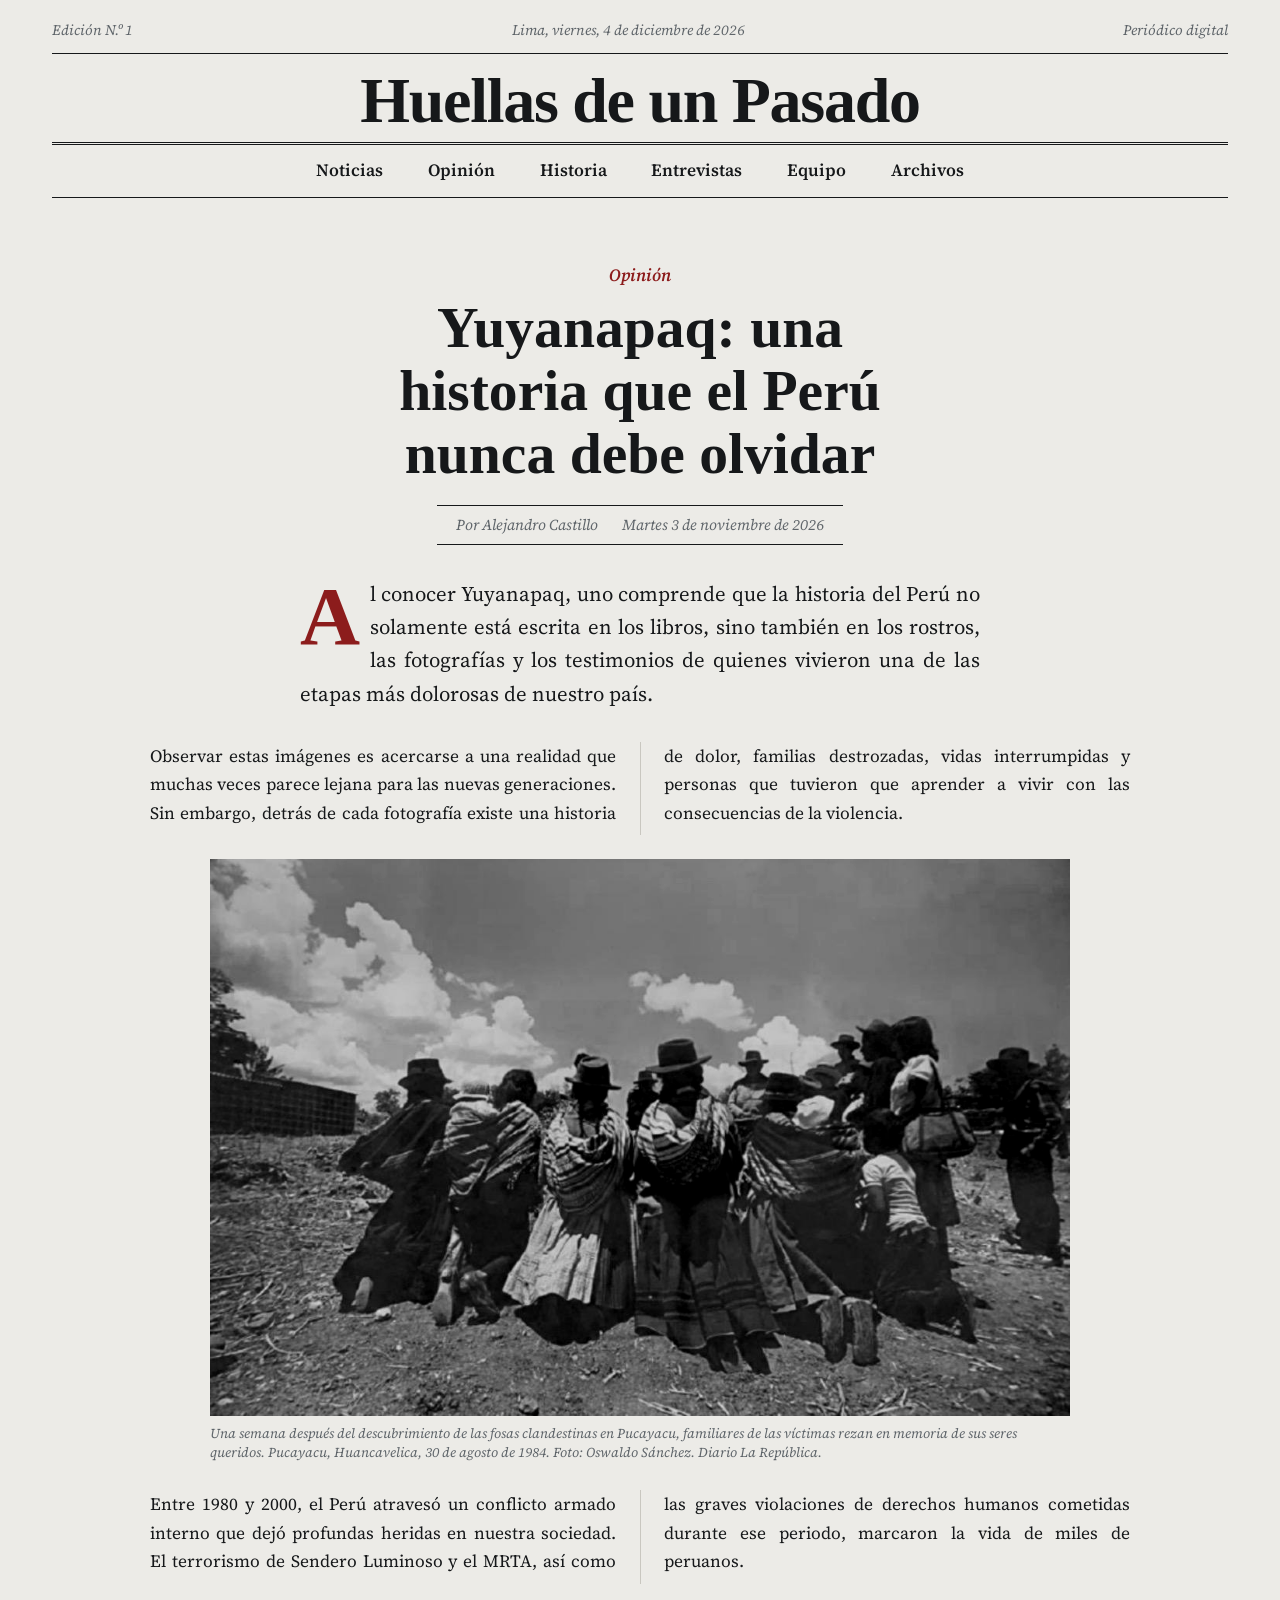
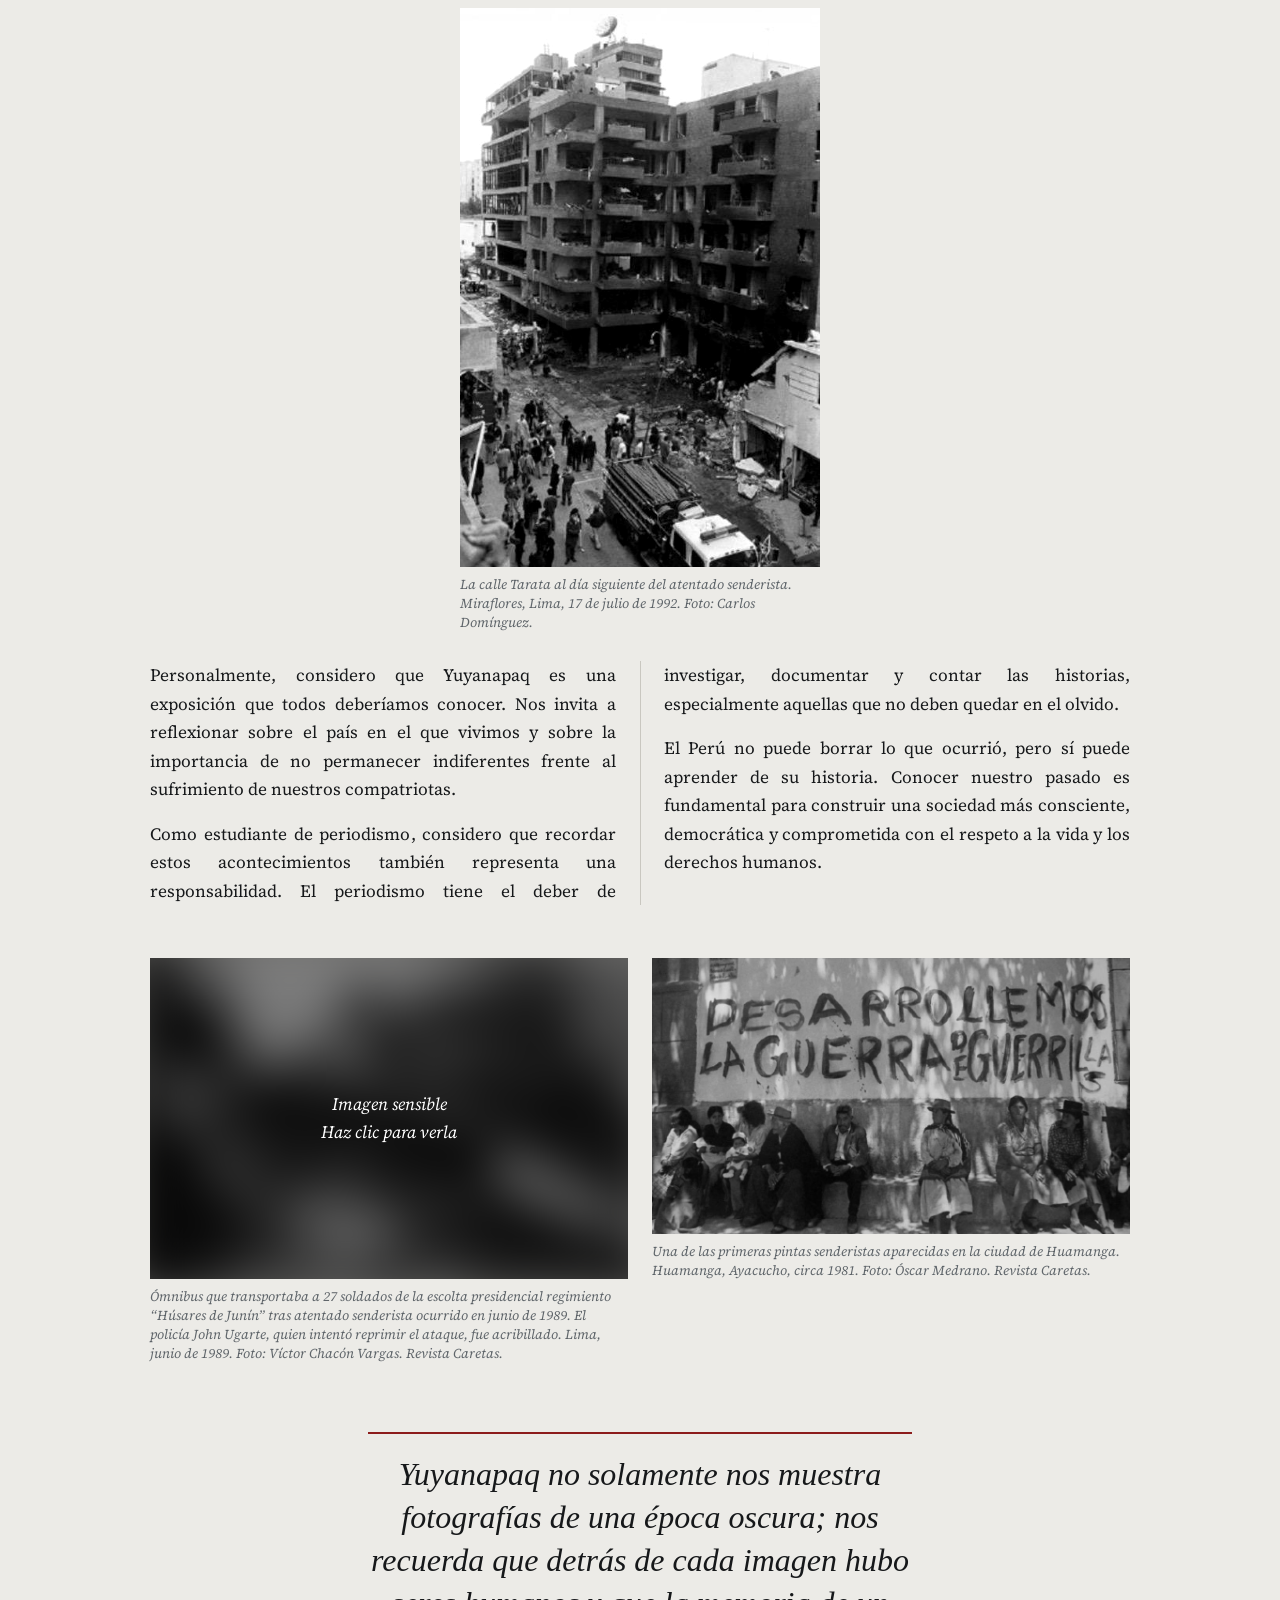
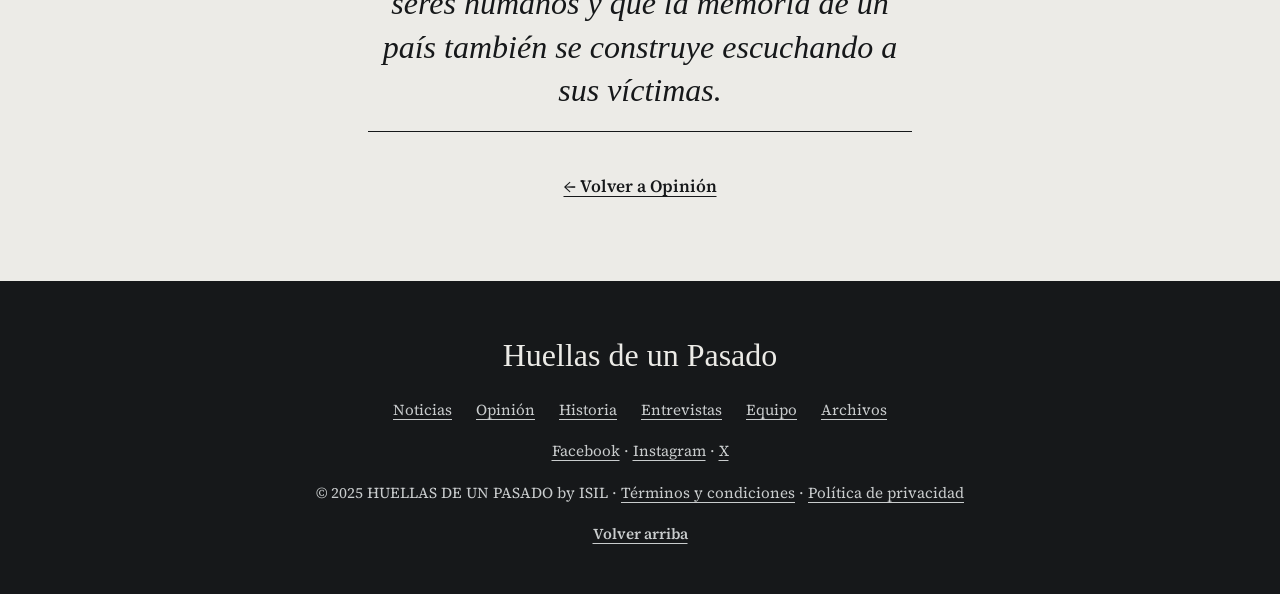
<file: opinion-alejandro.html>
<!DOCTYPE html>
<html lang="es">
<head>
<meta charset="UTF-8">
<meta name="viewport" content="width=device-width, initial-scale=1">
<title>Yuyanapaq: una historia que el Perú nunca debe olvidar · Huellas de un Pasado</title>
<meta name="description" content="Periódico digital inspirado en la muestra Yuyanapaq.">
<link rel="preconnect" href="https://fonts.googleapis.com">
<link rel="preconnect" href="https://fonts.gstatic.com" crossorigin>
<link href="https://fonts.googleapis.com/css2?family=Old+Standard+TT:ital,wght@0,400;0,700;1,400&family=Source+Serif+4:ital,opsz,wght@0,8..60,400;0,8..60,600;1,8..60,400&display=swap" rel="stylesheet">
<link rel="stylesheet" href="styles.css">
</head>
<body>
<header class="cabecera compacta" id="inicio">
  <div class="linea-sup"><span>Edición N.º 1</span><span id="fecha">Lima, Perú</span><span>Periódico digital</span></div>
  <h1 class="titulo"><a href="index.html">Huellas de un Pasado</a></h1>
  <p class="lema">Inspirado en la muestra Yuyanapaq, «para recordar»</p>
  <nav class="nav" aria-label="Secciones">
    <a href="index.html#noticias">Noticias</a><a href="index.html#opinion">Opinión</a><a href="index.html#historia">Historia</a><a href="index.html#entrevistas">Entrevistas</a><a href="index.html#equipo">Equipo</a><a href="index.html#archivos">Archivos</a>
  </nav>
</header>
<main>
<section class="bloque">
<article class="articulo"><header class="art-cab"><p class="kicker">Opinión</p><h3>Yuyanapaq: una historia que el Perú nunca debe olvidar</h3><p class="art-firma"><span>Por Alejandro Castillo</span><span>Martes 3 de noviembre de 2026</span></p></header>
<p class="lead">Al conocer Yuyanapaq, uno comprende que la historia del Perú no solamente está escrita en los libros, sino también en los rostros, las fotografías y los testimonios de quienes vivieron una de las etapas más dolorosas de nuestro país.</p>
<div class="cuerpo">
<p>Observar estas imágenes es acercarse a una realidad que muchas veces parece lejana para las nuevas generaciones. Sin embargo, detrás de cada fotografía existe una historia de dolor, familias destrozadas, vidas interrumpidas y personas que tuvieron que aprender a vivir con las consecuencias de la violencia.</p>
<figure class="fig"><div class="marco"><img src="img/foto-24.jpg" alt="Una semana después del descubrimiento de las fosas clandestinas en Pucayacu, familiares de las víctimas rezan en memoria de sus seres queridos. Pucayacu, Huancavelica, 30 de agosto de 1984. Foto: Oswaldo Sánchez. Diario La República."></div><figcaption>Una semana después del descubrimiento de las fosas clandestinas en Pucayacu, familiares de las víctimas rezan en memoria de sus seres queridos. Pucayacu, Huancavelica, 30 de agosto de 1984. Foto: Oswaldo Sánchez. Diario La República.</figcaption></figure>
<p>Entre 1980 y 2000, el Perú atravesó un conflicto armado interno que dejó profundas heridas en nuestra sociedad. El terrorismo de Sendero Luminoso y el MRTA, así como las graves violaciones de derechos humanos cometidas durante ese periodo, marcaron la vida de miles de peruanos.</p>
<figure class="fig v"><div class="marco"><img src="img/foto-25.jpg" alt="La calle Tarata al día siguiente del atentado senderista. Miraflores, Lima, 17 de julio de 1992. Foto: Carlos Domínguez."></div><figcaption>La calle Tarata al día siguiente del atentado senderista. Miraflores, Lima, 17 de julio de 1992. Foto: Carlos Domínguez.</figcaption></figure>
<p>Personalmente, considero que Yuyanapaq es una exposición que todos deberíamos conocer. Nos invita a reflexionar sobre el país en el que vivimos y sobre la importancia de no permanecer indiferentes frente al sufrimiento de nuestros compatriotas.</p>
<p>Como estudiante de periodismo, considero que recordar estos acontecimientos también representa una responsabilidad. El periodismo tiene el deber de investigar, documentar y contar las historias, especialmente aquellas que no deben quedar en el olvido.</p>
<p>El Perú no puede borrar lo que ocurrió, pero sí puede aprender de su historia. Conocer nuestro pasado es fundamental para construir una sociedad más consciente, democrática y comprometida con el respeto a la vida y los derechos humanos.</p>
<div class="par"><figure class="fig sensible"><div class="marco"><img src="img/foto-28.jpg" alt="Ómnibus que transportaba a 27 soldados de la escolta presidencial regimiento “Húsares de Junín” tras atentado senderista ocurrido en junio de 1989. El policía John Ugarte, quien intentó reprimir el ataque, fue acribillado. Lima, junio de 1989. Foto: Víctor Chacón Vargas. Revista Caretas."></div><figcaption>Ómnibus que transportaba a 27 soldados de la escolta presidencial regimiento “Húsares de Junín” tras atentado senderista ocurrido en junio de 1989. El policía John Ugarte, quien intentó reprimir el ataque, fue acribillado. Lima, junio de 1989. Foto: Víctor Chacón Vargas. Revista Caretas.</figcaption></figure><figure class="fig"><div class="marco"><img src="img/foto-23.jpg" alt="Una de las primeras pintas senderistas aparecidas en la ciudad de Huamanga. Huamanga, Ayacucho, circa 1981. Foto: Óscar Medrano. Revista Caretas."></div><figcaption>Una de las primeras pintas senderistas aparecidas en la ciudad de Huamanga. Huamanga, Ayacucho, circa 1981. Foto: Óscar Medrano. Revista Caretas.</figcaption></figure></div>
</div>
<blockquote class="cierre-art">Yuyanapaq no solamente nos muestra fotografías de una época oscura; nos recuerda que detrás de cada imagen hubo seres humanos y que la memoria de un país también se construye escuchando a sus víctimas.</blockquote></article>
<p class="volver"><a href="index.html#opinion">← Volver a Opinión</a></p>
</section>
</main>
<footer class="pie">
  <p class="pie-titulo">Huellas de un Pasado</p>
  <nav><a href="index.html#noticias">Noticias</a><a href="index.html#opinion">Opinión</a><a href="index.html#historia">Historia</a><a href="index.html#entrevistas">Entrevistas</a><a href="index.html#equipo">Equipo</a><a href="index.html#archivos">Archivos</a></nav>
  <p><a href="https://www.facebook.com/PeruPaisDigital/">Facebook</a> · <a href="https://www.instagram.com/lum_oficial">Instagram</a> · <a href="https://x.com/PeruPaisDigital">X</a></p>
  <p class="legal">© 2025 HUELLAS DE UN PASADO by ISIL · <a href="index.html#">Términos y condiciones</a> · <a href="index.html#">Política de privacidad</a></p>
  <a class="subir" href="index.html#inicio">Volver arriba</a>
</footer>
<div class="visor" hidden><button aria-label="Cerrar">×</button><img alt=""><p></p></div>
<script src="script.js"></script>
</body>
</html>
</file>
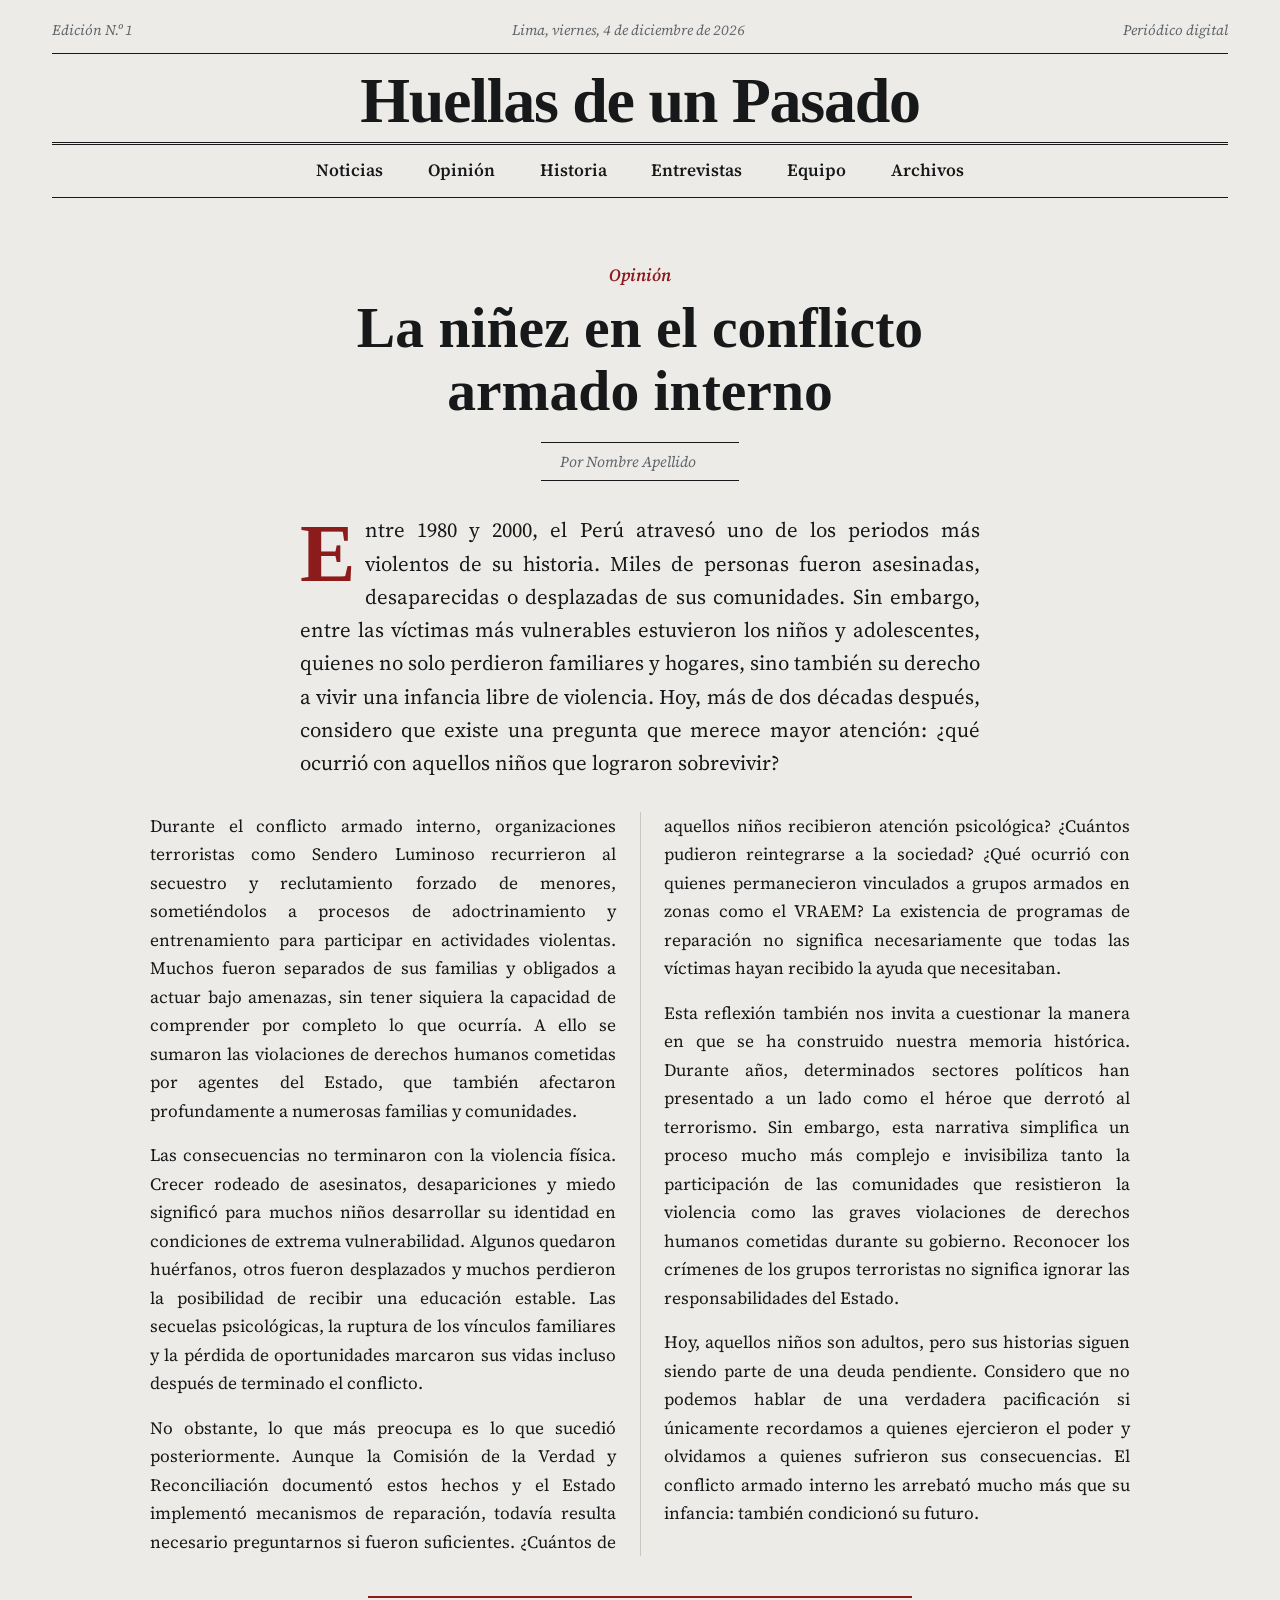
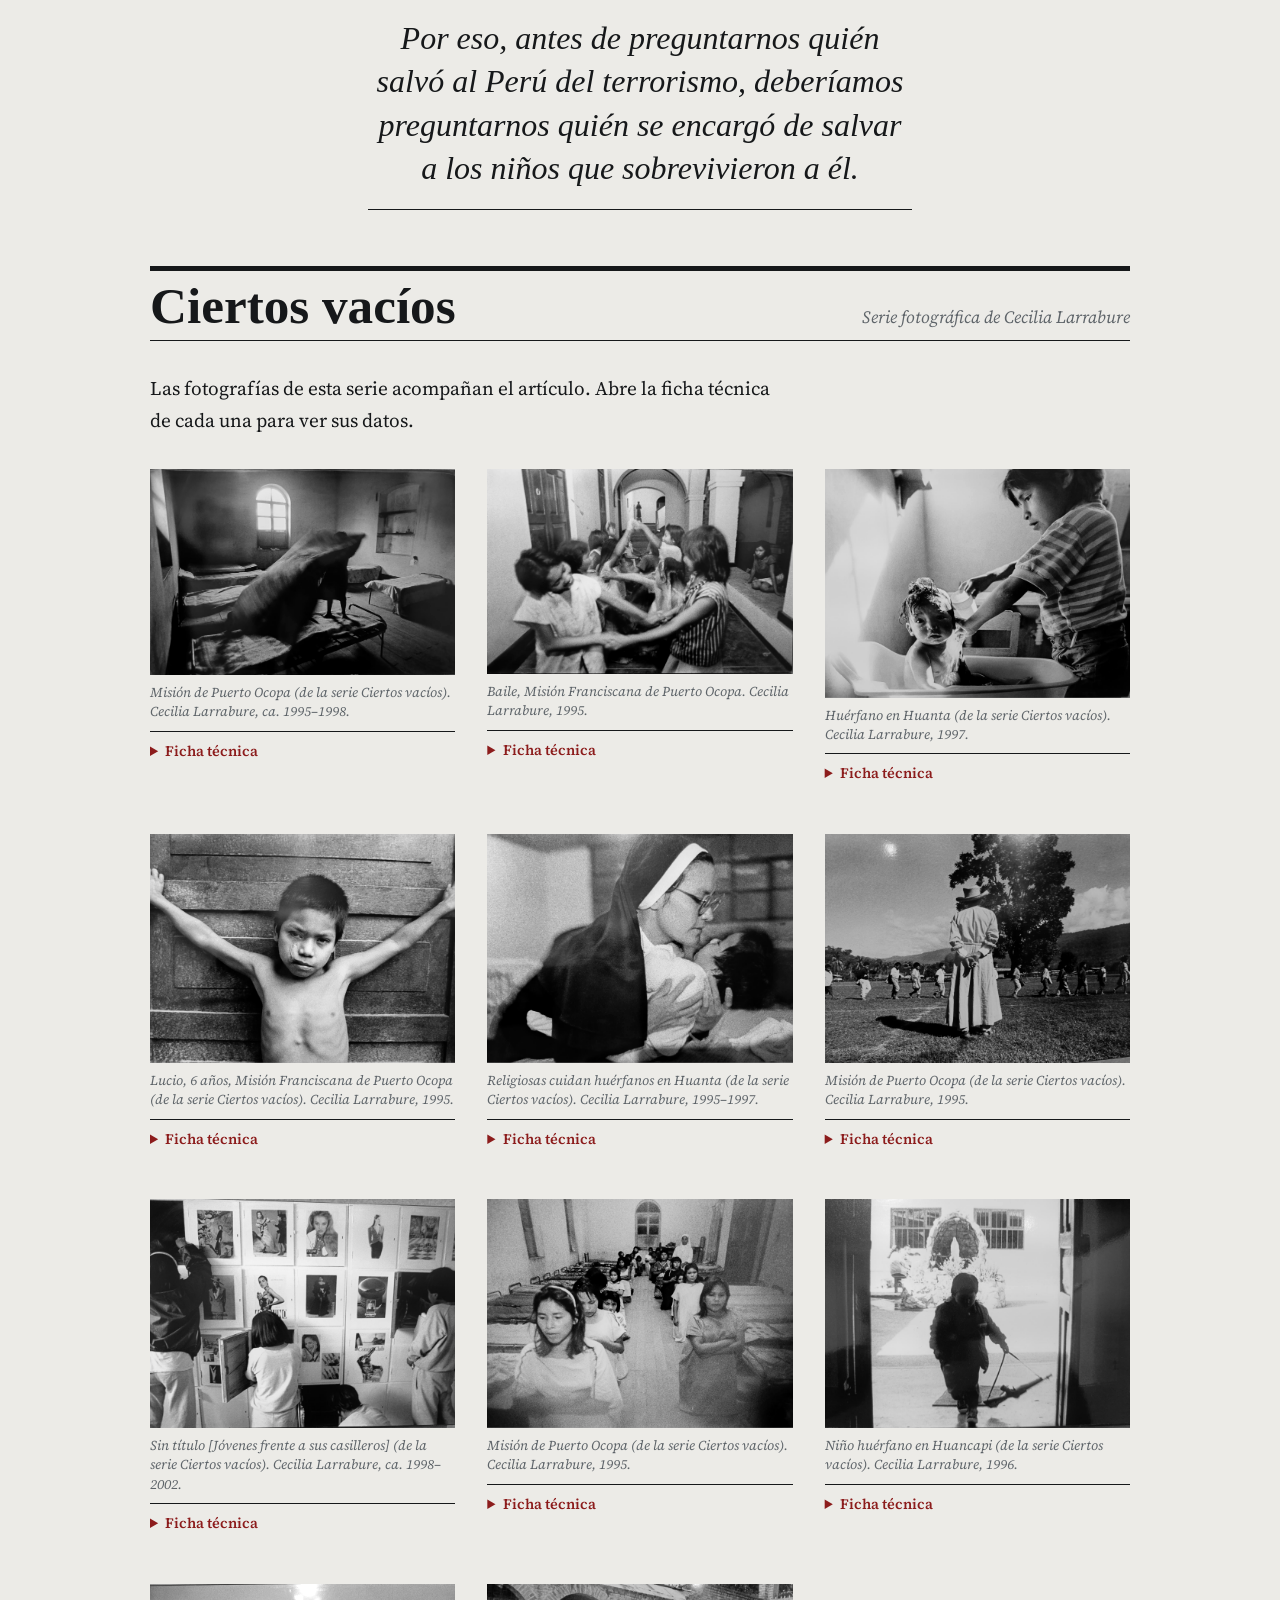
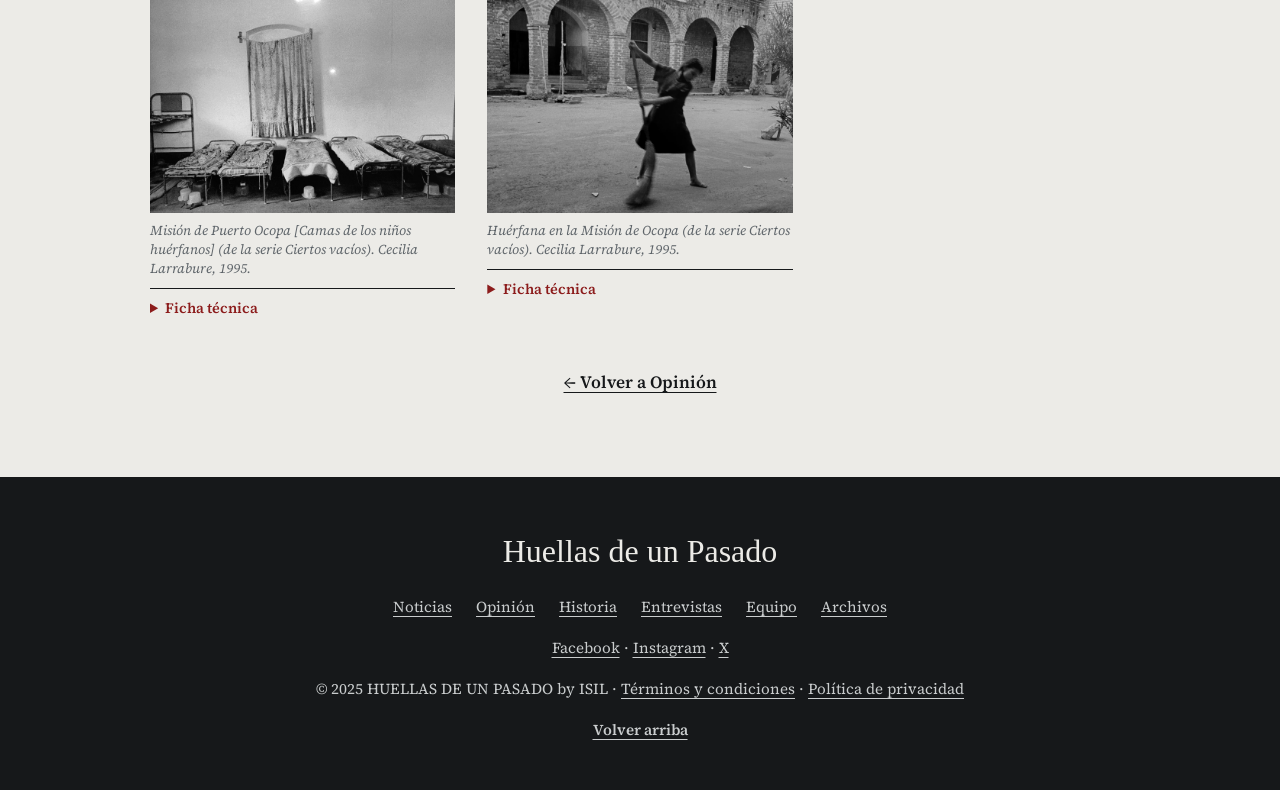
<file: opinion-ninez.html>
<!DOCTYPE html>
<html lang="es">
<head>
<meta charset="UTF-8">
<meta name="viewport" content="width=device-width, initial-scale=1">
<title>La niñez en el conflicto armado interno · Huellas de un Pasado</title>
<meta name="description" content="Periódico digital inspirado en la muestra Yuyanapaq.">
<link rel="preconnect" href="https://fonts.googleapis.com">
<link rel="preconnect" href="https://fonts.gstatic.com" crossorigin>
<link href="https://fonts.googleapis.com/css2?family=Old+Standard+TT:ital,wght@0,400;0,700;1,400&family=Source+Serif+4:ital,opsz,wght@0,8..60,400;0,8..60,600;1,8..60,400&display=swap" rel="stylesheet">
<link rel="stylesheet" href="styles.css">
</head>
<body>
<header class="cabecera compacta" id="inicio">
  <div class="linea-sup"><span>Edición N.º 1</span><span id="fecha">Lima, Perú</span><span>Periódico digital</span></div>
  <h1 class="titulo"><a href="index.html">Huellas de un Pasado</a></h1>
  <p class="lema">Inspirado en la muestra Yuyanapaq, «para recordar»</p>
  <nav class="nav" aria-label="Secciones">
    <a href="index.html#noticias">Noticias</a><a href="index.html#opinion">Opinión</a><a href="index.html#historia">Historia</a><a href="index.html#entrevistas">Entrevistas</a><a href="index.html#equipo">Equipo</a><a href="index.html#archivos">Archivos</a>
  </nav>
</header>
<main>
<section class="bloque">
<article class="articulo"><header class="art-cab"><p class="kicker">Opinión</p><h3>La niñez en el conflicto armado interno</h3><p class="art-firma"><span>Por Nombre Apellido</span><span></span></p></header>
<p class="lead">Entre 1980 y 2000, el Perú atravesó uno de los periodos más violentos de su historia. Miles de personas fueron asesinadas, desaparecidas o desplazadas de sus comunidades. Sin embargo, entre las víctimas más vulnerables estuvieron los niños y adolescentes, quienes no solo perdieron familiares y hogares, sino también su derecho a vivir una infancia libre de violencia. Hoy, más de dos décadas después, considero que existe una pregunta que merece mayor atención: ¿qué ocurrió con aquellos niños que lograron sobrevivir?</p>
<div class="cuerpo">
<p>Durante el conflicto armado interno, organizaciones terroristas como Sendero Luminoso recurrieron al secuestro y reclutamiento forzado de menores, sometiéndolos a procesos de adoctrinamiento y entrenamiento para participar en actividades violentas. Muchos fueron separados de sus familias y obligados a actuar bajo amenazas, sin tener siquiera la capacidad de comprender por completo lo que ocurría. A ello se sumaron las violaciones de derechos humanos cometidas por agentes del Estado, que también afectaron profundamente a numerosas familias y comunidades.</p>
<p>Las consecuencias no terminaron con la violencia física. Crecer rodeado de asesinatos, desapariciones y miedo significó para muchos niños desarrollar su identidad en condiciones de extrema vulnerabilidad. Algunos quedaron huérfanos, otros fueron desplazados y muchos perdieron la posibilidad de recibir una educación estable. Las secuelas psicológicas, la ruptura de los vínculos familiares y la pérdida de oportunidades marcaron sus vidas incluso después de terminado el conflicto.</p>
<p>No obstante, lo que más preocupa es lo que sucedió posteriormente. Aunque la Comisión de la Verdad y Reconciliación documentó estos hechos y el Estado implementó mecanismos de reparación, todavía resulta necesario preguntarnos si fueron suficientes. ¿Cuántos de aquellos niños recibieron atención psicológica? ¿Cuántos pudieron reintegrarse a la sociedad? ¿Qué ocurrió con quienes permanecieron vinculados a grupos armados en zonas como el VRAEM? La existencia de programas de reparación no significa necesariamente que todas las víctimas hayan recibido la ayuda que necesitaban.</p>
<p>Esta reflexión también nos invita a cuestionar la manera en que se ha construido nuestra memoria histórica. Durante años, determinados sectores políticos han presentado a un lado como el héroe que derrotó al terrorismo. Sin embargo, esta narrativa simplifica un proceso mucho más complejo e invisibiliza tanto la participación de las comunidades que resistieron la violencia como las graves violaciones de derechos humanos cometidas durante su gobierno. Reconocer los crímenes de los grupos terroristas no significa ignorar las responsabilidades del Estado.</p>
<p>Hoy, aquellos niños son adultos, pero sus historias siguen siendo parte de una deuda pendiente. Considero que no podemos hablar de una verdadera pacificación si únicamente recordamos a quienes ejercieron el poder y olvidamos a quienes sufrieron sus consecuencias. El conflicto armado interno les arrebató mucho más que su infancia: también condicionó su futuro.</p>
</div>
<blockquote class="cierre-art">Por eso, antes de preguntarnos quién salvó al Perú del terrorismo, deberíamos preguntarnos quién se encargó de salvar a los niños que sobrevivieron a él.</blockquote>
<div class="sec-tit serie-tit"><h2>Ciertos vacíos</h2><span>Serie fotográfica de Cecilia Larrabure</span></div>
<p class="intro-arch">Las fotografías de esta serie acompañan el artículo. Abre la ficha técnica de cada una para ver sus datos.</p>
<div class="serie"><div class="item-serie"><figure class="fig" ><div class="marco"><img src="img/serie-01.jpg" alt="Misión de Puerto Ocopa (de la serie Ciertos vacíos)"></div><figcaption>Misión de Puerto Ocopa (de la serie Ciertos vacíos). Cecilia Larrabure, ca. 1995–1998.</figcaption></figure><details><summary>Ficha técnica</summary><table><tr><th>Título</th><td>Misión de Puerto Ocopa (de la serie Ciertos vacíos)</td></tr><tr><th>Autora</th><td>Cecilia Larrabure</td></tr><tr><th>Fecha</th><td>Ca. 1995–1998</td></tr><tr><th>Lugar</th><td>Misión Franciscana de Puerto Ocopa, Río Tambo, Satipo, Junín, Perú</td></tr><tr><th>Cámara</th><td>Cámara réflex analógica de 35 mm + objetivo gran angular (modelo no registrado)</td></tr><tr><th>Parámetros</th><td>Gran angular. Obturación lenta. Luz natural disponible. Negativo blanco y negro de 35 mm.</td></tr><tr><th>Técnica / Soporte</th><td>Fotografía analógica en blanco y negro; copia en gelatina de plata sobre papel de fibra</td></tr><tr><th>Dimensiones</th><td>Aprox. 30 × 40 cm (formato variable)</td></tr><tr><th>Edición</th><td>Limitada de autor; numeración no especificada públicamente</td></tr></table></details></div><div class="item-serie"><figure class="fig" ><div class="marco"><img src="img/serie-02.jpg" alt="Baile, Misión Franciscana de Puerto Ocopa"></div><figcaption>Baile, Misión Franciscana de Puerto Ocopa. Cecilia Larrabure, 1995.</figcaption></figure><details><summary>Ficha técnica</summary><table><tr><th>Título</th><td>Baile, Misión Franciscana de Puerto Ocopa</td></tr><tr><th>Autora</th><td>Cecilia Larrabure</td></tr><tr><th>Fecha</th><td>1995</td></tr><tr><th>Lugar</th><td>Misión de Puerto Ocopa, Satipo, Junín, Perú</td></tr><tr><th>Cámara</th><td>Cámara réflex analógica de 35 mm + objetivo gran angular (modelo no registrado)</td></tr><tr><th>Parámetros</th><td>Gran angular. Velocidad de obturación lenta. Luz natural. Película B/N de 35 mm (valores EXIF no registrados por ser analógica).</td></tr><tr><th>Técnica / Soporte</th><td>Fotografía analógica en gelatina de plata sobre papel de fibra</td></tr><tr><th>Dimensiones</th><td>30 × 40 cm (aprox., formato de exhibición)</td></tr><tr><th>Edición</th><td>Edición limitada de autor (sin numeración pública)</td></tr></table></details></div><div class="item-serie"><figure class="fig" ><div class="marco"><img src="img/serie-03.jpg" alt="Huérfano en Huanta (de la serie Ciertos vacíos)"></div><figcaption>Huérfano en Huanta (de la serie Ciertos vacíos). Cecilia Larrabure, 1997.</figcaption></figure><details><summary>Ficha técnica</summary><table><tr><th>Título</th><td>Huérfano en Huanta (de la serie Ciertos vacíos)</td></tr><tr><th>Autora</th><td>Cecilia Larrabure</td></tr><tr><th>Fecha</th><td>1997</td></tr><tr><th>Lugar</th><td>Huanta, Ayacucho, Perú</td></tr><tr><th>Cámara</th><td>Cámara réflex analógica de 35 mm + objetivo gran angular (modelo no registrado)</td></tr><tr><th>Parámetros</th><td>Luz natural lateral de ventana. Velocidad de obturación media. Película B/N de 35 mm (valores EXIF no registrados por ser analógica).</td></tr><tr><th>Técnica / Soporte</th><td>Fotografía analógica en gelatina de plata sobre papel de fibra</td></tr><tr><th>Dimensiones</th><td>30 × 40 cm (aprox., formato de exhibición)</td></tr><tr><th>Edición</th><td>Edición limitada de autor (sin numeración pública)</td></tr></table></details></div><div class="item-serie"><figure class="fig" ><div class="marco"><img src="img/serie-04.jpg" alt="Lucio, 6 años, Misión Franciscana de Puerto Ocopa (de la serie Ciertos vacíos)"></div><figcaption>Lucio, 6 años, Misión Franciscana de Puerto Ocopa (de la serie Ciertos vacíos). Cecilia Larrabure, 1995.</figcaption></figure><details><summary>Ficha técnica</summary><table><tr><th>Título</th><td>Lucio, 6 años, Misión Franciscana de Puerto Ocopa (de la serie Ciertos vacíos)</td></tr><tr><th>Autora</th><td>Cecilia Larrabure</td></tr><tr><th>Fecha</th><td>1995</td></tr><tr><th>Lugar</th><td>Misión Franciscana de Puerto Ocopa, Satipo, Junín, Perú</td></tr><tr><th>Cámara</th><td>Cámara réflex analógica de 35 mm + objetivo gran angular (modelo no registrado)</td></tr><tr><th>Parámetros</th><td>Plano medio corto frontal. Luz natural difusa. Película B/N de 35 mm (valores EXIF no registrados por ser analógica).</td></tr><tr><th>Técnica / Soporte</th><td>Fotografía analógica en gelatina de plata sobre papel de fibra</td></tr><tr><th>Dimensiones</th><td>30 × 40 cm (aprox., formato de exhibición)</td></tr><tr><th>Edición</th><td>Edición limitada de autor (sin numeración pública)</td></tr></table></details></div><div class="item-serie"><figure class="fig" ><div class="marco"><img src="img/serie-05.jpg" alt="Religiosas cuidan huérfanos en Huanta (de la serie Ciertos vacíos)"></div><figcaption>Religiosas cuidan huérfanos en Huanta (de la serie Ciertos vacíos). Cecilia Larrabure, 1995–1997.</figcaption></figure><details><summary>Ficha técnica</summary><table><tr><th>Título</th><td>Religiosas cuidan huérfanos en Huanta (de la serie Ciertos vacíos)</td></tr><tr><th>Autora</th><td>Cecilia Larrabure</td></tr><tr><th>Fecha</th><td>1995–1997</td></tr><tr><th>Lugar</th><td>Casa Hogar Juan Pablo II, Huanta, Ayacucho, Perú</td></tr><tr><th>Cámara</th><td>Cámara réflex analógica de 35 mm + objetivo gran angular (modelo no registrado)</td></tr><tr><th>Parámetros</th><td>Primer plano / plano medio corto. Poca profundidad de campo. Luz natural interior. Película B/N de 35 mm (valores EXIF no registrados por ser analógica).</td></tr><tr><th>Técnica / Soporte</th><td>Fotografía analógica en gelatina de plata sobre papel de fibra</td></tr><tr><th>Dimensiones</th><td>30 × 40 cm (aprox., formato de exhibición)</td></tr><tr><th>Edición</th><td>Edición limitada de autor (sin numeración pública)</td></tr></table></details></div><div class="item-serie"><figure class="fig" ><div class="marco"><img src="img/serie-06.jpg" alt="Misión de Puerto Ocopa (de la serie Ciertos vacíos)"></div><figcaption>Misión de Puerto Ocopa (de la serie Ciertos vacíos). Cecilia Larrabure, 1995.</figcaption></figure><details><summary>Ficha técnica</summary><table><tr><th>Título</th><td>Misión de Puerto Ocopa (de la serie Ciertos vacíos)</td></tr><tr><th>Autora</th><td>Cecilia Larrabure</td></tr><tr><th>Fecha</th><td>1995</td></tr><tr><th>Lugar</th><td>Misión Franciscana de Puerto Ocopa, Río Tambo, Satipo, Junín, Perú</td></tr><tr><th>Cámara</th><td>Cámara réflex analógica de 35 mm + objetivo gran angular (modelo no registrado)</td></tr><tr><th>Parámetros</th><td>Plano general / contrapicado ligero. Luz natural exterior directa. Película B/N de 35 mm (valores EXIF no registrados por ser analógica).</td></tr><tr><th>Técnica / Soporte</th><td>Fotografía analógica en gelatina de plata sobre papel de fibra</td></tr><tr><th>Dimensiones</th><td>30 × 40 cm (aprox., formato de exhibición)</td></tr><tr><th>Edición</th><td>Edición limitada de autor (sin numeración pública)</td></tr></table></details></div><div class="item-serie"><figure class="fig" ><div class="marco"><img src="img/serie-07.jpg" alt="Sin título [Jóvenes frente a sus casilleros] (de la serie Ciertos vacíos)"></div><figcaption>Sin título [Jóvenes frente a sus casilleros] (de la serie Ciertos vacíos). Cecilia Larrabure, ca. 1998–2002.</figcaption></figure><details><summary>Ficha técnica</summary><table><tr><th>Título</th><td>Sin título [Jóvenes frente a sus casilleros] (de la serie Ciertos vacíos)</td></tr><tr><th>Autora</th><td>Cecilia Larrabure</td></tr><tr><th>Fecha</th><td>Ca. 1998–2002</td></tr><tr><th>Lugar</th><td>Casa Hogar (Huanta, Ayacucho / Lima, Perú; sede específica de esta toma no registrada)</td></tr><tr><th>Cámara</th><td>Cámara réflex analógica de 35 mm + objetivo gran angular (modelo no registrado)</td></tr><tr><th>Parámetros</th><td>Plano medio / toma frontal. Luz natural interior difusa. Película B/N de 35 mm (valores EXIF no registrados por ser analógica).</td></tr><tr><th>Técnica / Soporte</th><td>Fotografía analógica en gelatina de plata sobre papel de fibra</td></tr><tr><th>Dimensiones</th><td>30 × 40 cm (aprox., formato de exhibición)</td></tr><tr><th>Edición</th><td>Edición limitada de autor (sin numeración pública)</td></tr></table></details></div><div class="item-serie"><figure class="fig" ><div class="marco"><img src="img/serie-08.jpg" alt="Misión de Puerto Ocopa (de la serie Ciertos vacíos)"></div><figcaption>Misión de Puerto Ocopa (de la serie Ciertos vacíos). Cecilia Larrabure, 1995.</figcaption></figure><details><summary>Ficha técnica</summary><table><tr><th>Título</th><td>Misión de Puerto Ocopa (de la serie Ciertos vacíos)</td></tr><tr><th>Autora</th><td>Cecilia Larrabure</td></tr><tr><th>Fecha</th><td>1995</td></tr><tr><th>Lugar</th><td>Misión Franciscana de Puerto Ocopa, Río Tambo, Satipo, Junín, Perú</td></tr><tr><th>Cámara</th><td>Cámara réflex analógica de 35 mm + objetivo gran angular (modelo no registrado)</td></tr><tr><th>Parámetros</th><td>Plano general en perspectiva central. Luz natural proveniente de la ventana superior y lateral. Película B/N de 35 mm (valores EXIF no registrados por ser analógica).</td></tr><tr><th>Técnica / Soporte</th><td>Fotografía analógica en gelatina de plata sobre papel de fibra</td></tr><tr><th>Dimensiones</th><td>30 × 40 cm (aprox., formato de exhibición)</td></tr><tr><th>Edición</th><td>Edición limitada de autor (sin numeración pública)</td></tr></table></details></div><div class="item-serie"><figure class="fig" ><div class="marco"><img src="img/serie-09.jpg" alt="Niño huérfano en Huancapi (de la serie Ciertos vacíos)"></div><figcaption>Niño huérfano en Huancapi (de la serie Ciertos vacíos). Cecilia Larrabure, 1996.</figcaption></figure><details><summary>Ficha técnica</summary><table><tr><th>Título</th><td>Niño huérfano en Huancapi (de la serie Ciertos vacíos)</td></tr><tr><th>Autora</th><td>Cecilia Larrabure</td></tr><tr><th>Fecha</th><td>1996</td></tr><tr><th>Lugar</th><td>Huancapi, Víctor Fajardo, Ayacucho, Perú</td></tr><tr><th>Cámara</th><td>Cámara réflex analógica de 35 mm + objetivo gran angular (modelo no registrado)</td></tr><tr><th>Parámetros</th><td>Contraluz desde el umbral de la puerta. Luz natural exterior intensa. Película B/N de 35 mm (valores EXIF no registrados por ser analógica).</td></tr><tr><th>Técnica / Soporte</th><td>Fotografía analógica en gelatina de plata sobre papel de fibra</td></tr><tr><th>Dimensiones</th><td>30 × 40 cm (aprox., formato de exhibición)</td></tr><tr><th>Edición</th><td>Edición limitada de autor (sin numeración pública)</td></tr></table></details></div><div class="item-serie"><figure class="fig" ><div class="marco"><img src="img/serie-10.jpg" alt="Misión de Puerto Ocopa [Camas de los niños huérfanos] (de la serie Ciertos vacíos)"></div><figcaption>Misión de Puerto Ocopa [Camas de los niños huérfanos] (de la serie Ciertos vacíos). Cecilia Larrabure, 1995.</figcaption></figure><details><summary>Ficha técnica</summary><table><tr><th>Título</th><td>Misión de Puerto Ocopa [Camas de los niños huérfanos] (de la serie Ciertos vacíos)</td></tr><tr><th>Autora</th><td>Cecilia Larrabure</td></tr><tr><th>Fecha</th><td>1995</td></tr><tr><th>Lugar</th><td>Misión Franciscana de Puerto Ocopa, Río Tambo, Satipo, Junín, Perú</td></tr><tr><th>Cámara</th><td>Cámara réflex analógica de 35 mm + objetivo gran angular (modelo no registrado)</td></tr><tr><th>Parámetros</th><td>Plano general frontal. Luz natural interior difusa. Película B/N de 35 mm (valores EXIF no registrados por ser analógica).</td></tr><tr><th>Técnica / Soporte</th><td>Fotografía analógica en gelatina de plata sobre papel de fibra</td></tr><tr><th>Dimensiones</th><td>30 × 40 cm (aprox., formato de exhibición)</td></tr><tr><th>Edición</th><td>Edición limitada de autor (sin numeración pública)</td></tr></table></details></div><div class="item-serie"><figure class="fig" ><div class="marco"><img src="img/serie-11.jpg" alt="Huérfana en la Misión de Ocopa (de la serie Ciertos vacíos)"></div><figcaption>Huérfana en la Misión de Ocopa (de la serie Ciertos vacíos). Cecilia Larrabure, 1995.</figcaption></figure><details><summary>Ficha técnica</summary><table><tr><th>Título</th><td>Huérfana en la Misión de Ocopa (de la serie Ciertos vacíos)</td></tr><tr><th>Autora</th><td>Cecilia Larrabure</td></tr><tr><th>Fecha</th><td>1995</td></tr><tr><th>Lugar</th><td>Misión Franciscana de Puerto Ocopa, Río Tambo, Satipo, Junín, Perú</td></tr><tr><th>Cámara</th><td>Cámara réflex analógica de 35 mm + objetivo gran angular (modelo no registrado)</td></tr><tr><th>Parámetros</th><td>Plano entero / velocidad de obturación lenta (desenfoque de movimiento en la escoba y la figura). Luz natural exterior difusa. Película B/N de 35 mm (valores EXIF no registrados por ser analógica).</td></tr><tr><th>Técnica / Soporte</th><td>Fotografía analógica en gelatina de plata sobre papel de fibra</td></tr><tr><th>Dimensiones</th><td>30 × 40 cm (aprox., formato de exhibición)</td></tr><tr><th>Edición</th><td>Edición limitada de autor (sin numeración pública)</td></tr></table></details></div></div></article>
<p class="volver"><a href="index.html#opinion">← Volver a Opinión</a></p>
</section>
</main>
<footer class="pie">
  <p class="pie-titulo">Huellas de un Pasado</p>
  <nav><a href="index.html#noticias">Noticias</a><a href="index.html#opinion">Opinión</a><a href="index.html#historia">Historia</a><a href="index.html#entrevistas">Entrevistas</a><a href="index.html#equipo">Equipo</a><a href="index.html#archivos">Archivos</a></nav>
  <p><a href="https://www.facebook.com/PeruPaisDigital/">Facebook</a> · <a href="https://www.instagram.com/lum_oficial">Instagram</a> · <a href="https://x.com/PeruPaisDigital">X</a></p>
  <p class="legal">© 2025 HUELLAS DE UN PASADO by ISIL · <a href="index.html#">Términos y condiciones</a> · <a href="index.html#">Política de privacidad</a></p>
  <a class="subir" href="index.html#inicio">Volver arriba</a>
</footer>
<div class="visor" hidden><button aria-label="Cerrar">×</button><img alt=""><p></p></div>
<script src="script.js"></script>
</body>
</html>
</file>
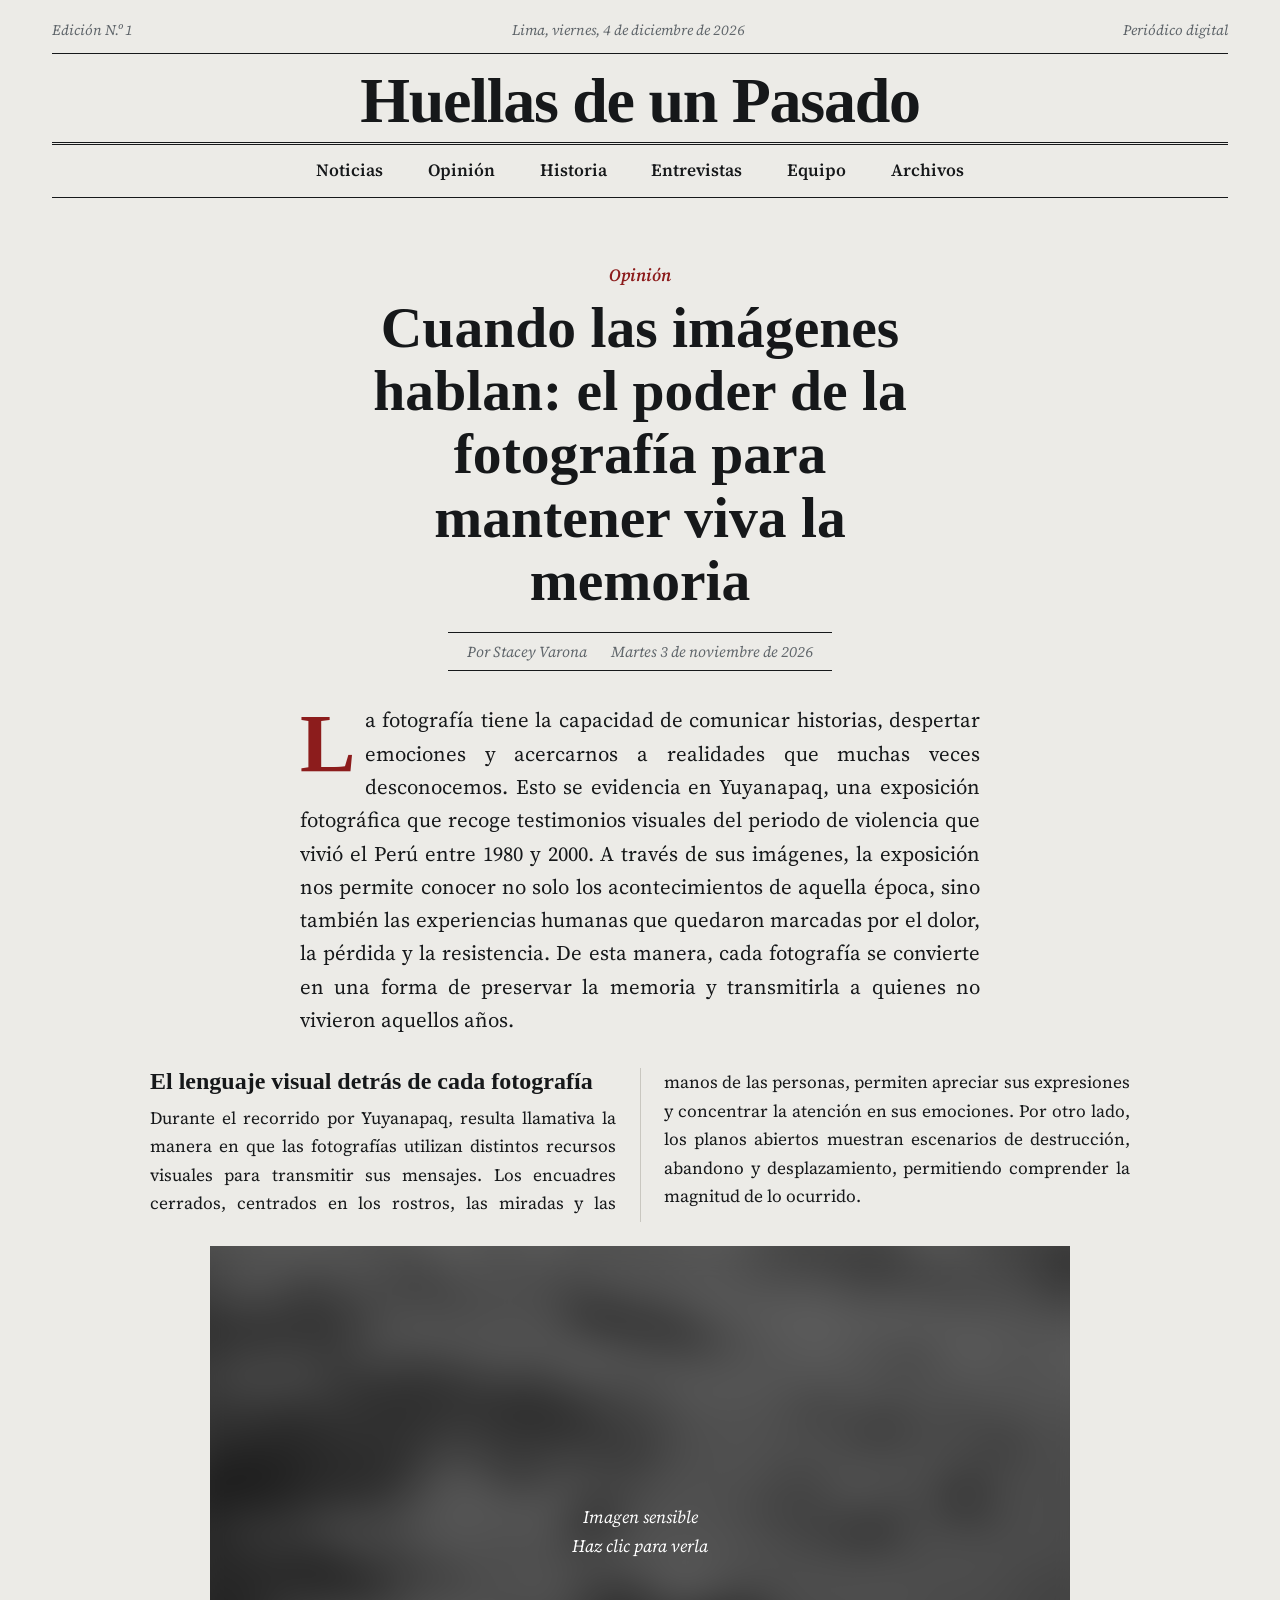
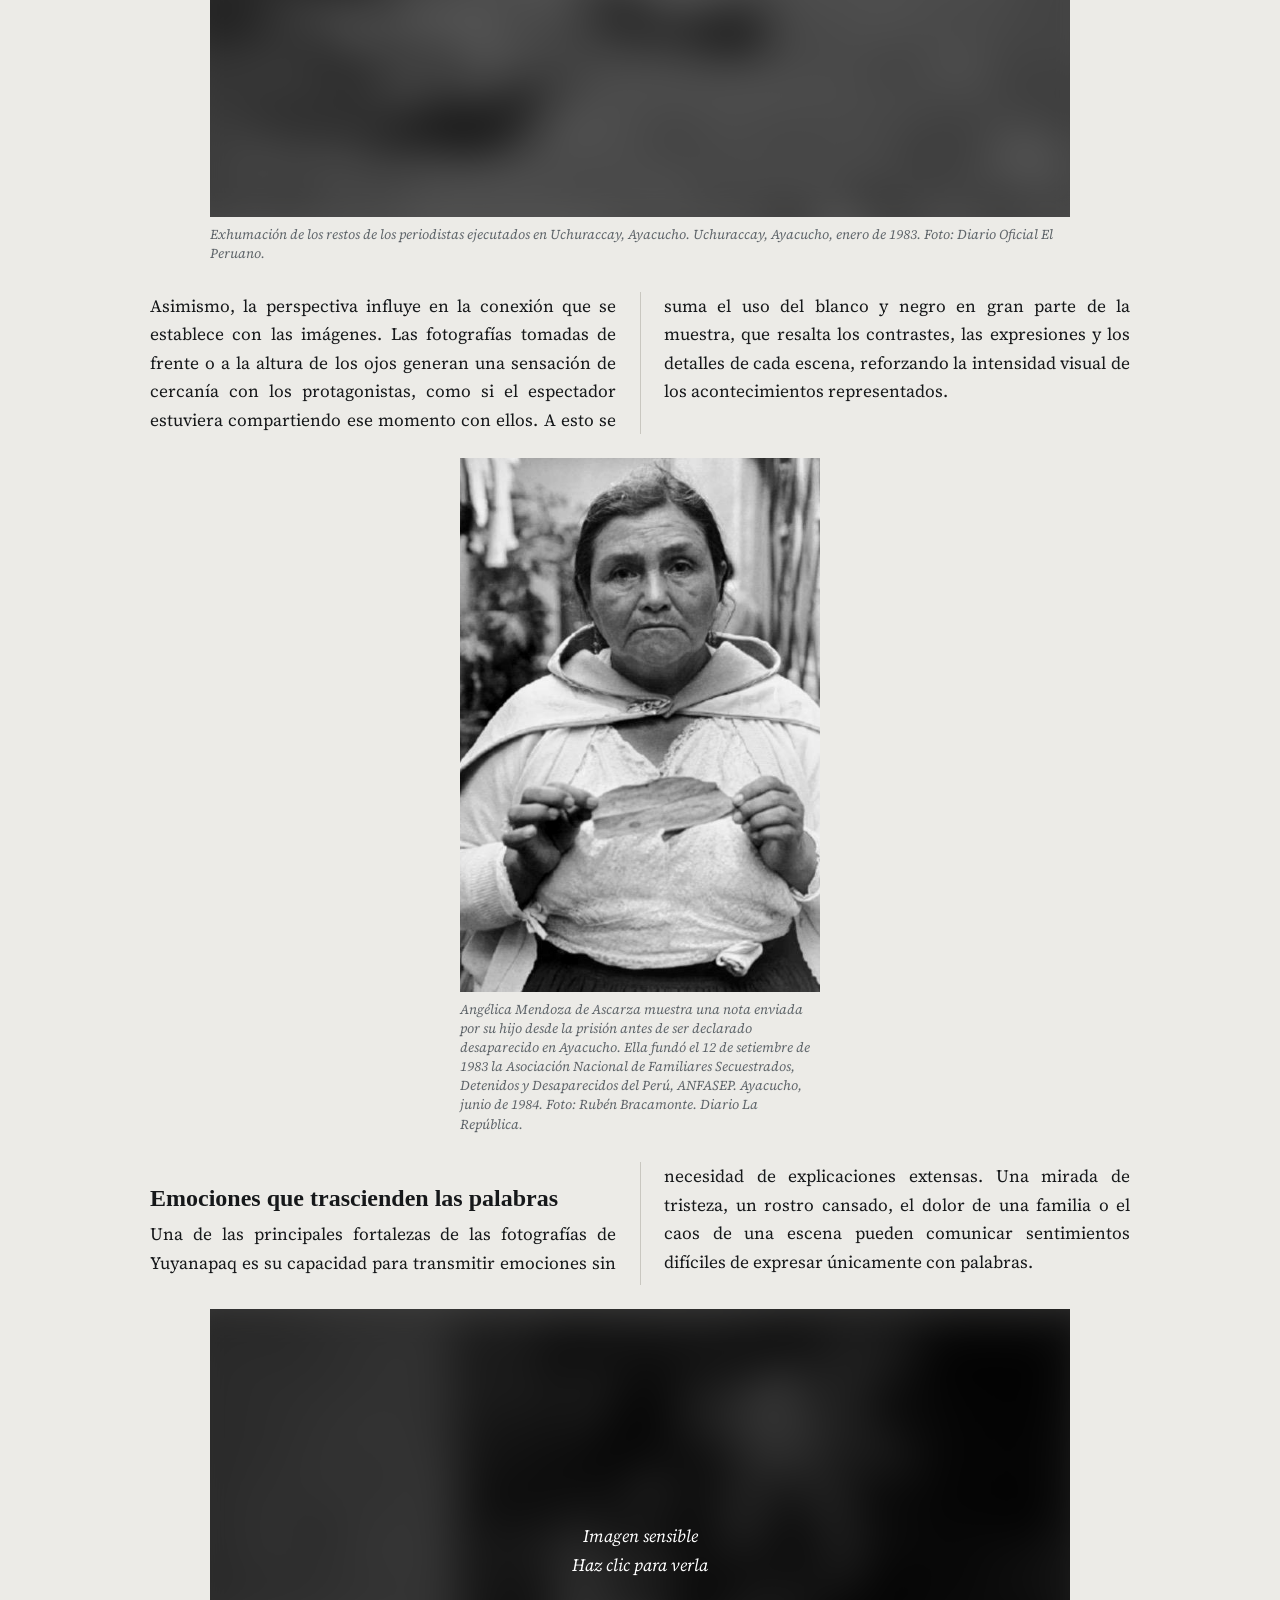
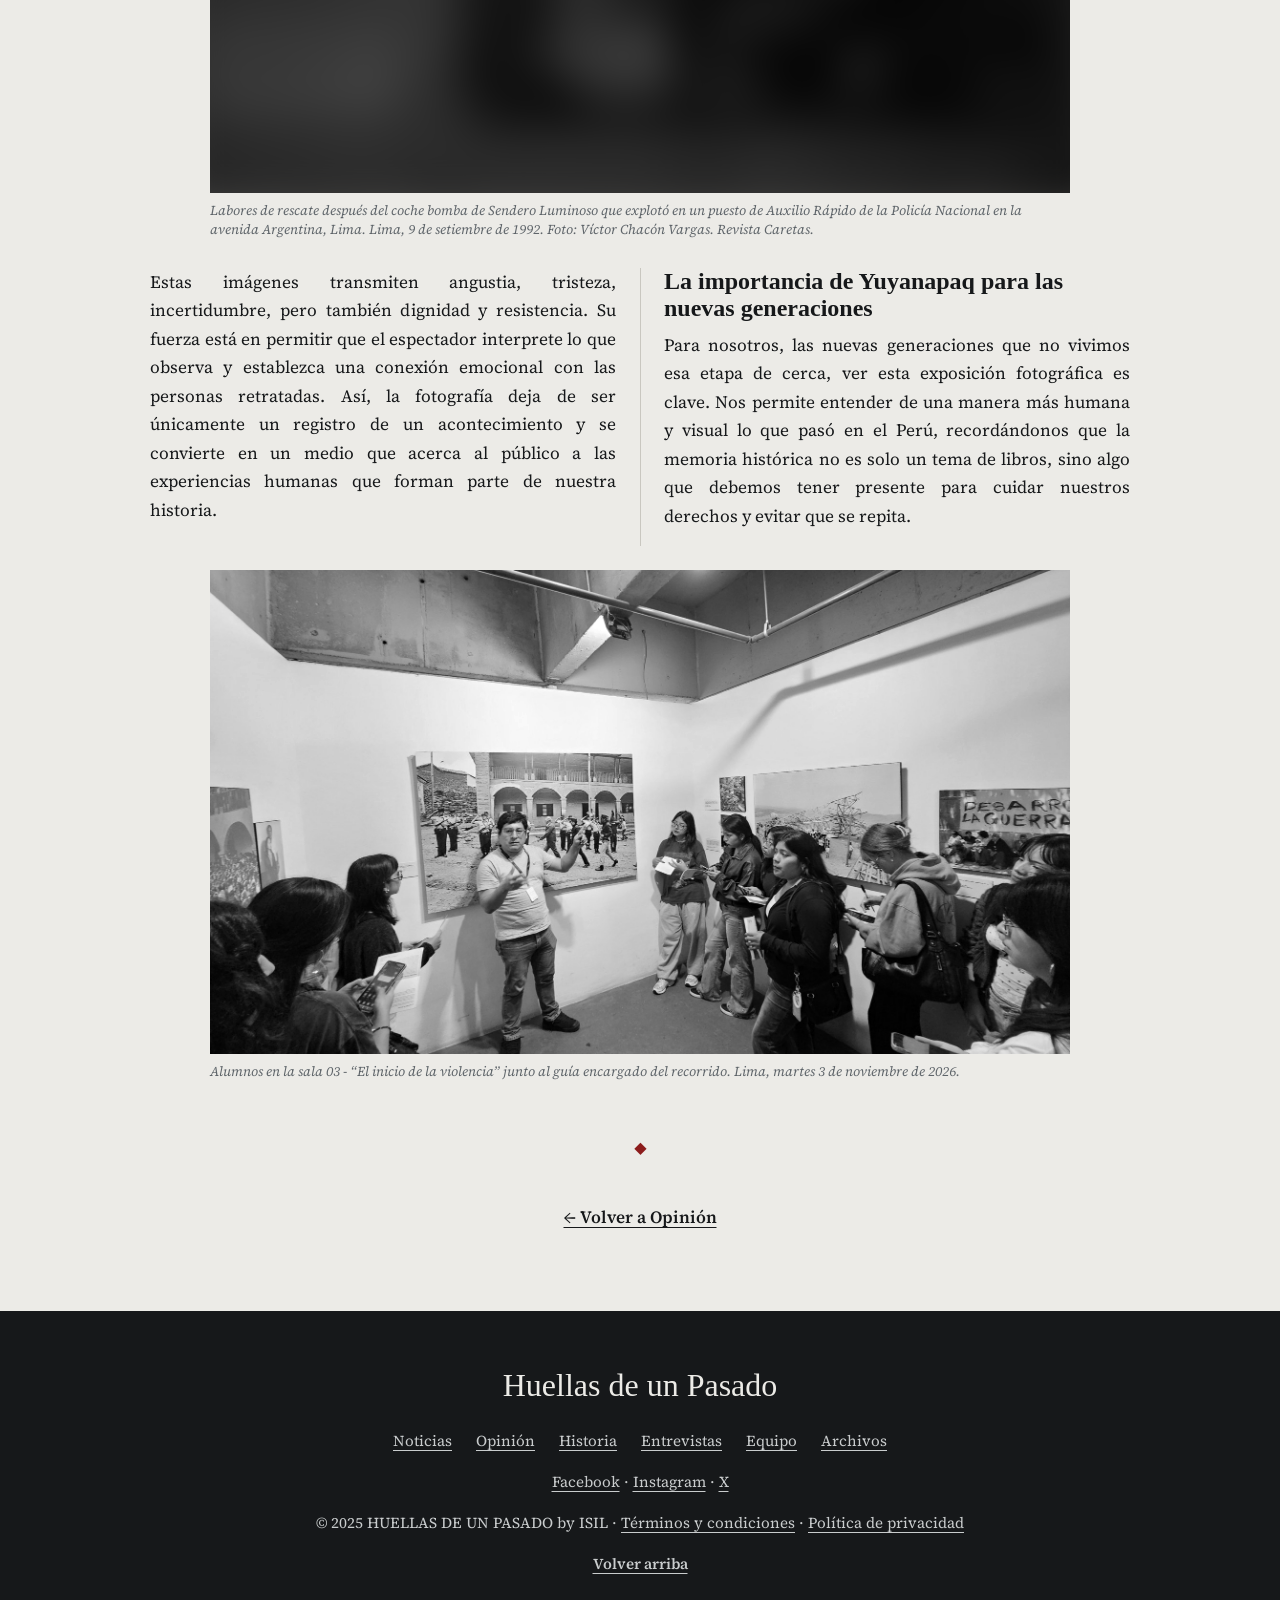
<file: opinion-stacey.html>
<!DOCTYPE html>
<html lang="es">
<head>
<meta charset="UTF-8">
<meta name="viewport" content="width=device-width, initial-scale=1">
<title>Cuando las imágenes hablan · Huellas de un Pasado</title>
<meta name="description" content="Periódico digital inspirado en la muestra Yuyanapaq.">
<link rel="preconnect" href="https://fonts.googleapis.com">
<link rel="preconnect" href="https://fonts.gstatic.com" crossorigin>
<link href="https://fonts.googleapis.com/css2?family=Old+Standard+TT:ital,wght@0,400;0,700;1,400&family=Source+Serif+4:ital,opsz,wght@0,8..60,400;0,8..60,600;1,8..60,400&display=swap" rel="stylesheet">
<link rel="stylesheet" href="styles.css">
</head>
<body>
<header class="cabecera compacta" id="inicio">
  <div class="linea-sup"><span>Edición N.º 1</span><span id="fecha">Lima, Perú</span><span>Periódico digital</span></div>
  <h1 class="titulo"><a href="index.html">Huellas de un Pasado</a></h1>
  <p class="lema">Inspirado en la muestra Yuyanapaq, «para recordar»</p>
  <nav class="nav" aria-label="Secciones">
    <a href="index.html#noticias">Noticias</a><a href="index.html#opinion">Opinión</a><a href="index.html#historia">Historia</a><a href="index.html#entrevistas">Entrevistas</a><a href="index.html#equipo">Equipo</a><a href="index.html#archivos">Archivos</a>
  </nav>
</header>
<main>
<section class="bloque">
<article class="articulo"><header class="art-cab"><p class="kicker">Opinión</p><h3>Cuando las imágenes hablan: el poder de la fotografía para mantener viva la memoria</h3><p class="art-firma"><span>Por Stacey Varona</span><span>Martes 3 de noviembre de 2026</span></p></header>
<p class="lead">La fotografía tiene la capacidad de comunicar historias, despertar emociones y acercarnos a realidades que muchas veces desconocemos. Esto se evidencia en Yuyanapaq, una exposición fotográfica que recoge testimonios visuales del periodo de violencia que vivió el Perú entre 1980 y 2000. A través de sus imágenes, la exposición nos permite conocer no solo los acontecimientos de aquella época, sino también las experiencias humanas que quedaron marcadas por el dolor, la pérdida y la resistencia. De esta manera, cada fotografía se convierte en una forma de preservar la memoria y transmitirla a quienes no vivieron aquellos años.</p>
<div class="cuerpo">
<h4>El lenguaje visual detrás de cada fotografía</h4>
<p>Durante el recorrido por Yuyanapaq, resulta llamativa la manera en que las fotografías utilizan distintos recursos visuales para transmitir sus mensajes. Los encuadres cerrados, centrados en los rostros, las miradas y las manos de las personas, permiten apreciar sus expresiones y concentrar la atención en sus emociones. Por otro lado, los planos abiertos muestran escenarios de destrucción, abandono y desplazamiento, permitiendo comprender la magnitud de lo ocurrido.</p>
<figure class="fig sensible"><div class="marco"><img src="img/foto-27.jpg" alt="Exhumación de los restos de los periodistas ejecutados en Uchuraccay, Ayacucho. Uchuraccay, Ayacucho, enero de 1983. Foto: Diario Oficial El Peruano."></div><figcaption>Exhumación de los restos de los periodistas ejecutados en Uchuraccay, Ayacucho. Uchuraccay, Ayacucho, enero de 1983. Foto: Diario Oficial El Peruano.</figcaption></figure>
<p>Asimismo, la perspectiva influye en la conexión que se establece con las imágenes. Las fotografías tomadas de frente o a la altura de los ojos generan una sensación de cercanía con los protagonistas, como si el espectador estuviera compartiendo ese momento con ellos. A esto se suma el uso del blanco y negro en gran parte de la muestra, que resalta los contrastes, las expresiones y los detalles de cada escena, reforzando la intensidad visual de los acontecimientos representados.</p>
<figure class="fig v"><div class="marco"><img src="img/foto-26.jpg" alt="Angélica Mendoza de Ascarza muestra una nota enviada por su hijo desde la prisión antes de ser declarado desaparecido en Ayacucho. Ella fundó el 12 de setiembre de 1983 la Asociación Nacional de Familiares Secuestrados, Detenidos y Desaparecidos del Perú, ANFASEP. Ayacucho, junio de 1984. Foto: Rubén Bracamonte. Diario La República."></div><figcaption>Angélica Mendoza de Ascarza muestra una nota enviada por su hijo desde la prisión antes de ser declarado desaparecido en Ayacucho. Ella fundó el 12 de setiembre de 1983 la Asociación Nacional de Familiares Secuestrados, Detenidos y Desaparecidos del Perú, ANFASEP. Ayacucho, junio de 1984. Foto: Rubén Bracamonte. Diario La República.</figcaption></figure>
<h4>Emociones que trascienden las palabras</h4>
<p>Una de las principales fortalezas de las fotografías de Yuyanapaq es su capacidad para transmitir emociones sin necesidad de explicaciones extensas. Una mirada de tristeza, un rostro cansado, el dolor de una familia o el caos de una escena pueden comunicar sentimientos difíciles de expresar únicamente con palabras.</p>
<figure class="fig sensible"><div class="marco"><img src="img/foto-08.jpg" alt="Labores de rescate después del coche bomba de Sendero Luminoso que explotó en un puesto de Auxilio Rápido de la Policía Nacional en la avenida Argentina, Lima. Lima, 9 de setiembre de 1992. Foto: Víctor Chacón Vargas. Revista Caretas."></div><figcaption>Labores de rescate después del coche bomba de Sendero Luminoso que explotó en un puesto de Auxilio Rápido de la Policía Nacional en la avenida Argentina, Lima. Lima, 9 de setiembre de 1992. Foto: Víctor Chacón Vargas. Revista Caretas.</figcaption></figure>
<p>Estas imágenes transmiten angustia, tristeza, incertidumbre, pero también dignidad y resistencia. Su fuerza está en permitir que el espectador interprete lo que observa y establezca una conexión emocional con las personas retratadas. Así, la fotografía deja de ser únicamente un registro de un acontecimiento y se convierte en un medio que acerca al público a las experiencias humanas que forman parte de nuestra historia.</p>
<h4>La importancia de Yuyanapaq para las nuevas generaciones</h4>
<p>Para nosotros, las nuevas generaciones que no vivimos esa etapa de cerca, ver esta exposición fotográfica es clave. Nos permite entender de una manera más humana y visual lo que pasó en el Perú, recordándonos que la memoria histórica no es solo un tema de libros, sino algo que debemos tener presente para cuidar nuestros derechos y evitar que se repita.</p>
<figure class="fig"><div class="marco"><img src="img/foto-20.jpg" alt="Alumnos en la sala 03 - “El inicio de la violencia” junto al guía encargado del recorrido. Lima, martes 3 de noviembre de 2026."></div><figcaption>Alumnos en la sala 03 - “El inicio de la violencia” junto al guía encargado del recorrido. Lima, martes 3 de noviembre de 2026.</figcaption></figure>
</div><p class="fin">◆</p></article>
<p class="volver"><a href="index.html#opinion">← Volver a Opinión</a></p>
</section>
</main>
<footer class="pie">
  <p class="pie-titulo">Huellas de un Pasado</p>
  <nav><a href="index.html#noticias">Noticias</a><a href="index.html#opinion">Opinión</a><a href="index.html#historia">Historia</a><a href="index.html#entrevistas">Entrevistas</a><a href="index.html#equipo">Equipo</a><a href="index.html#archivos">Archivos</a></nav>
  <p><a href="https://www.facebook.com/PeruPaisDigital/">Facebook</a> · <a href="https://www.instagram.com/lum_oficial">Instagram</a> · <a href="https://x.com/PeruPaisDigital">X</a></p>
  <p class="legal">© 2025 HUELLAS DE UN PASADO by ISIL · <a href="index.html#">Términos y condiciones</a> · <a href="index.html#">Política de privacidad</a></p>
  <a class="subir" href="index.html#inicio">Volver arriba</a>
</footer>
<div class="visor" hidden><button aria-label="Cerrar">×</button><img alt=""><p></p></div>
<script src="script.js"></script>
</body>
</html>
</file>
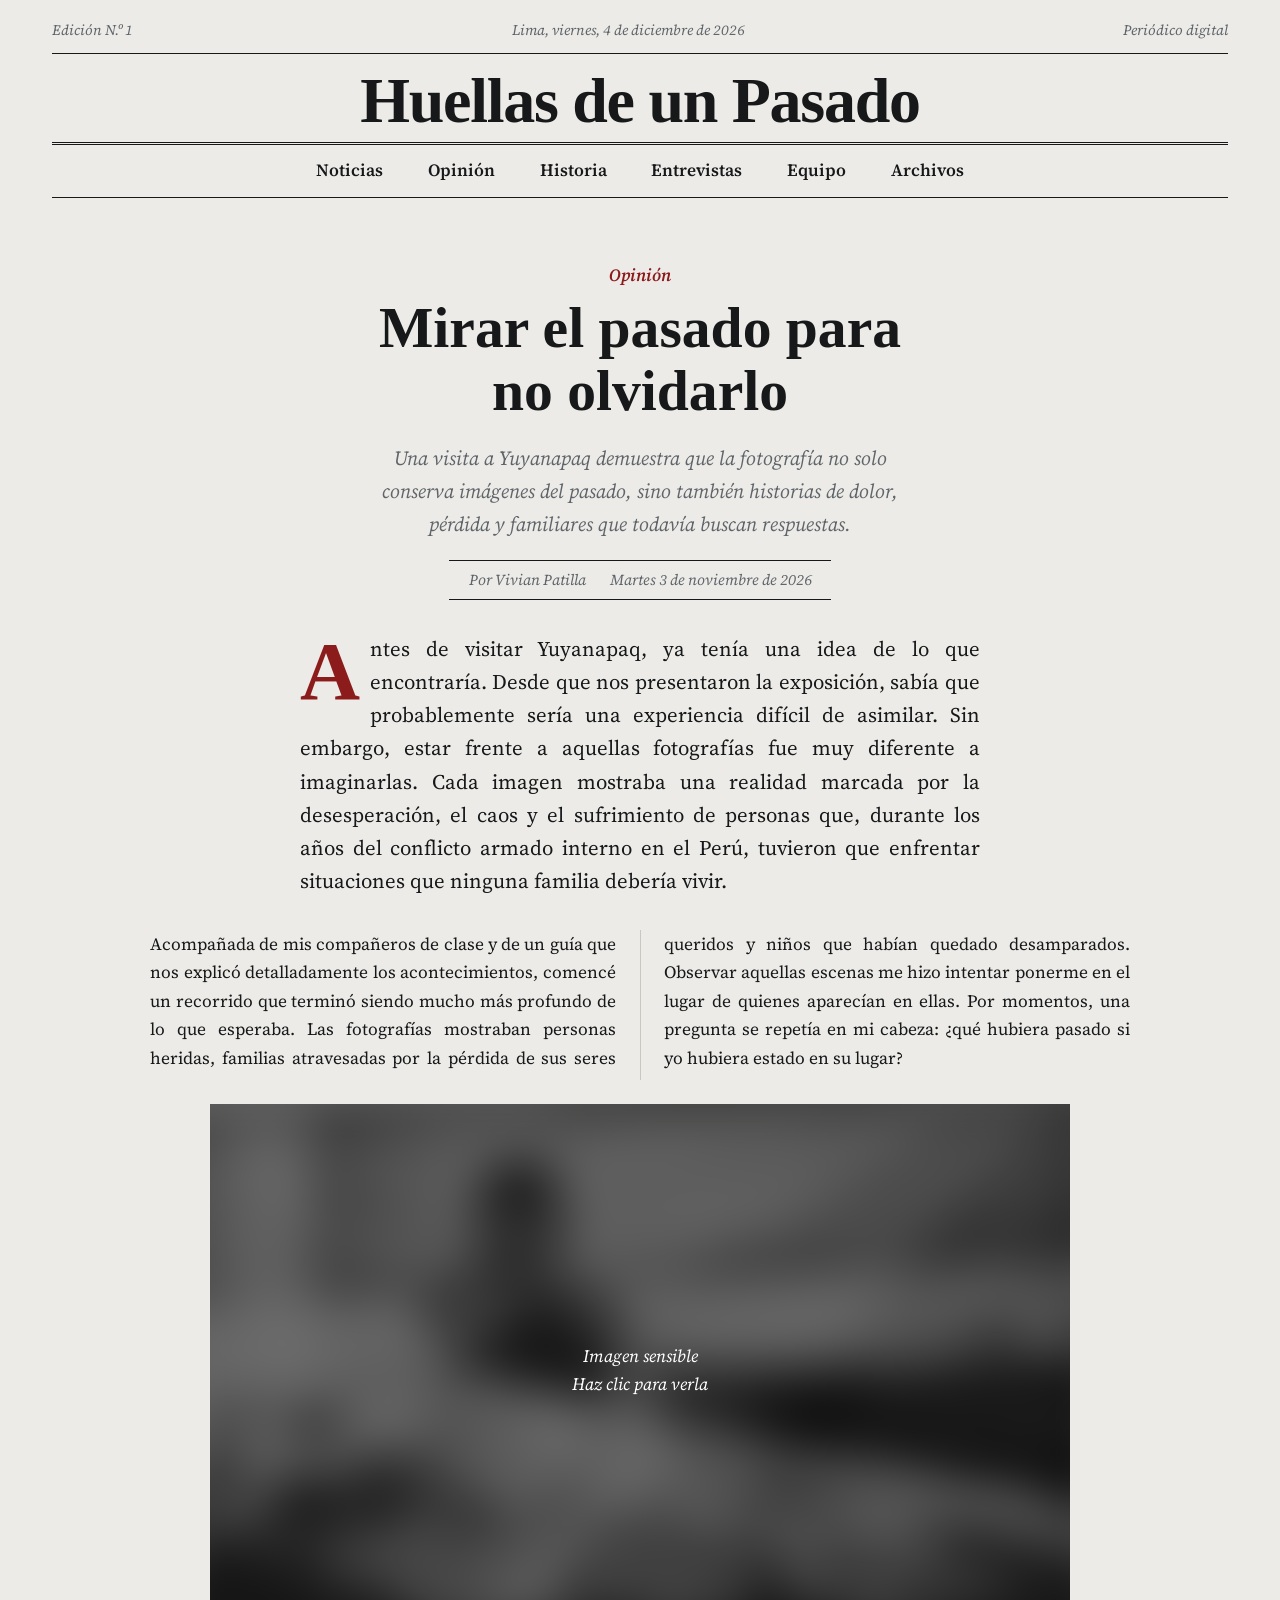
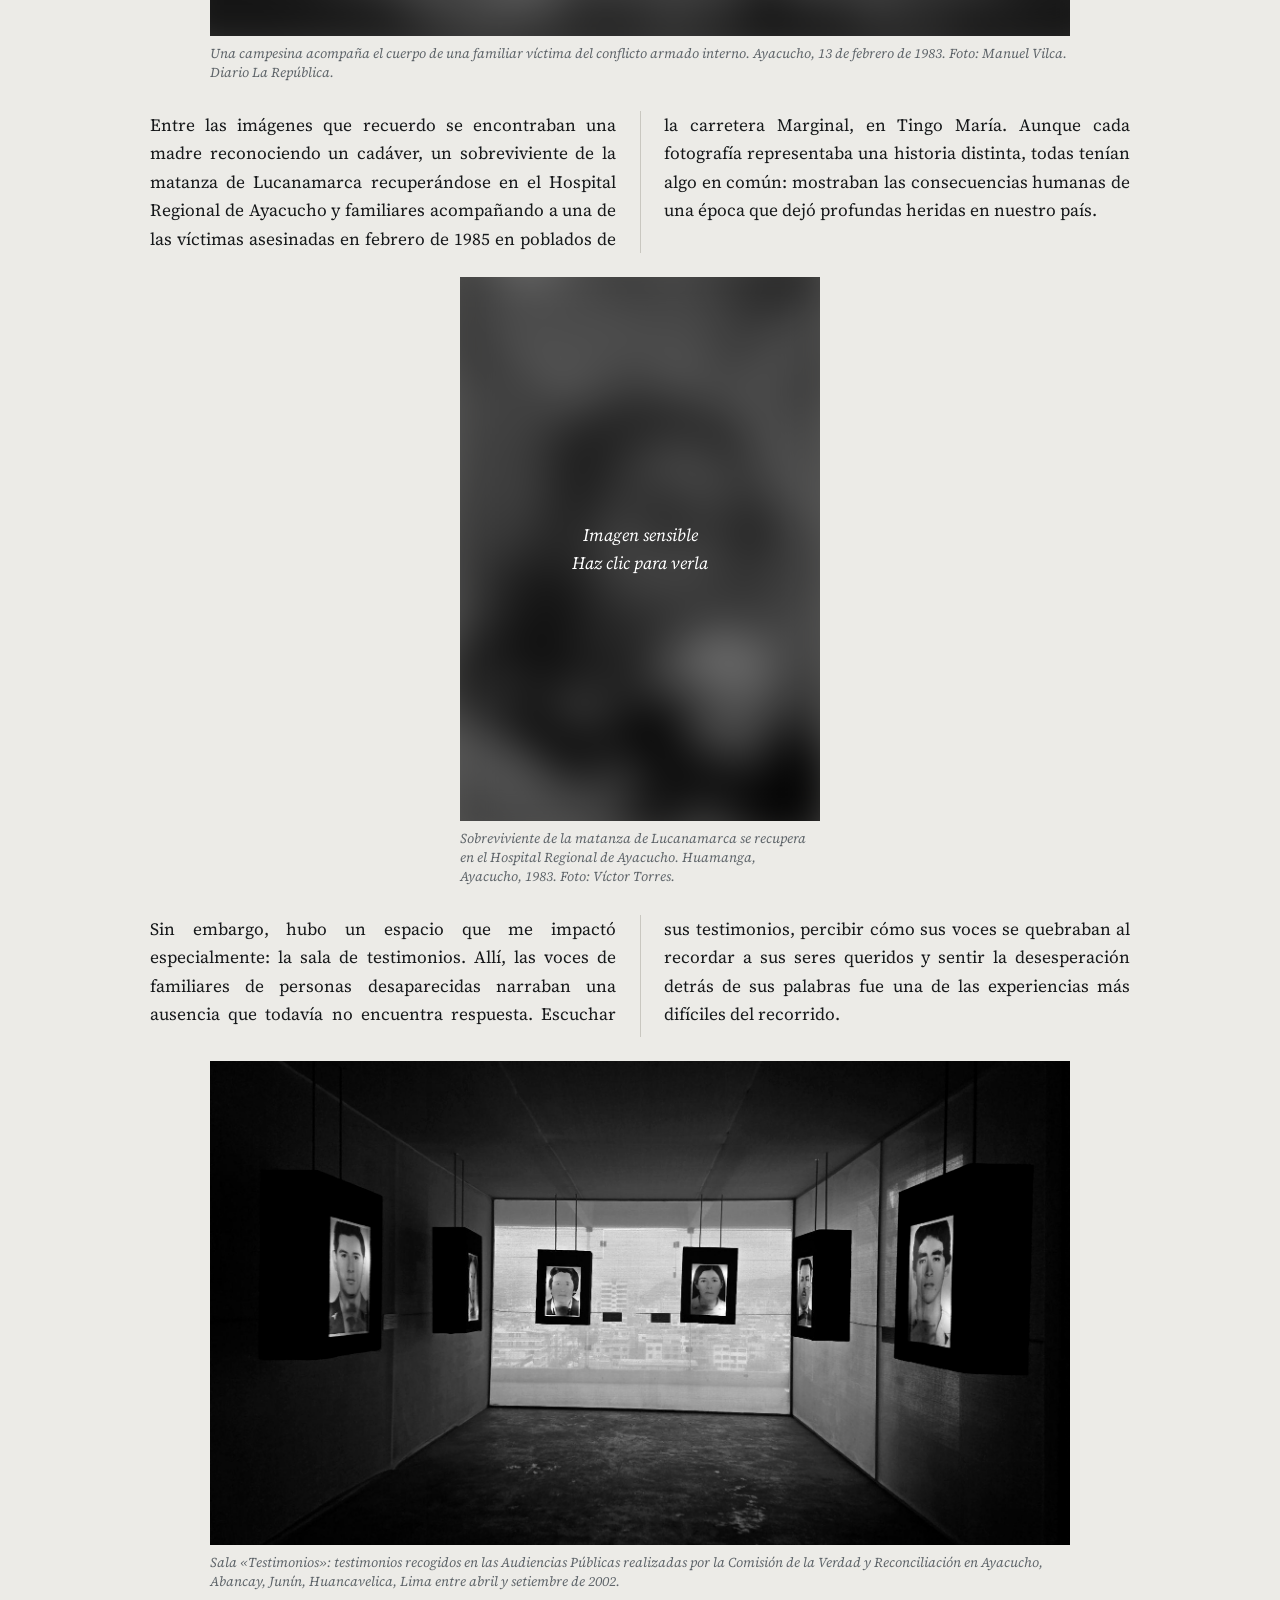
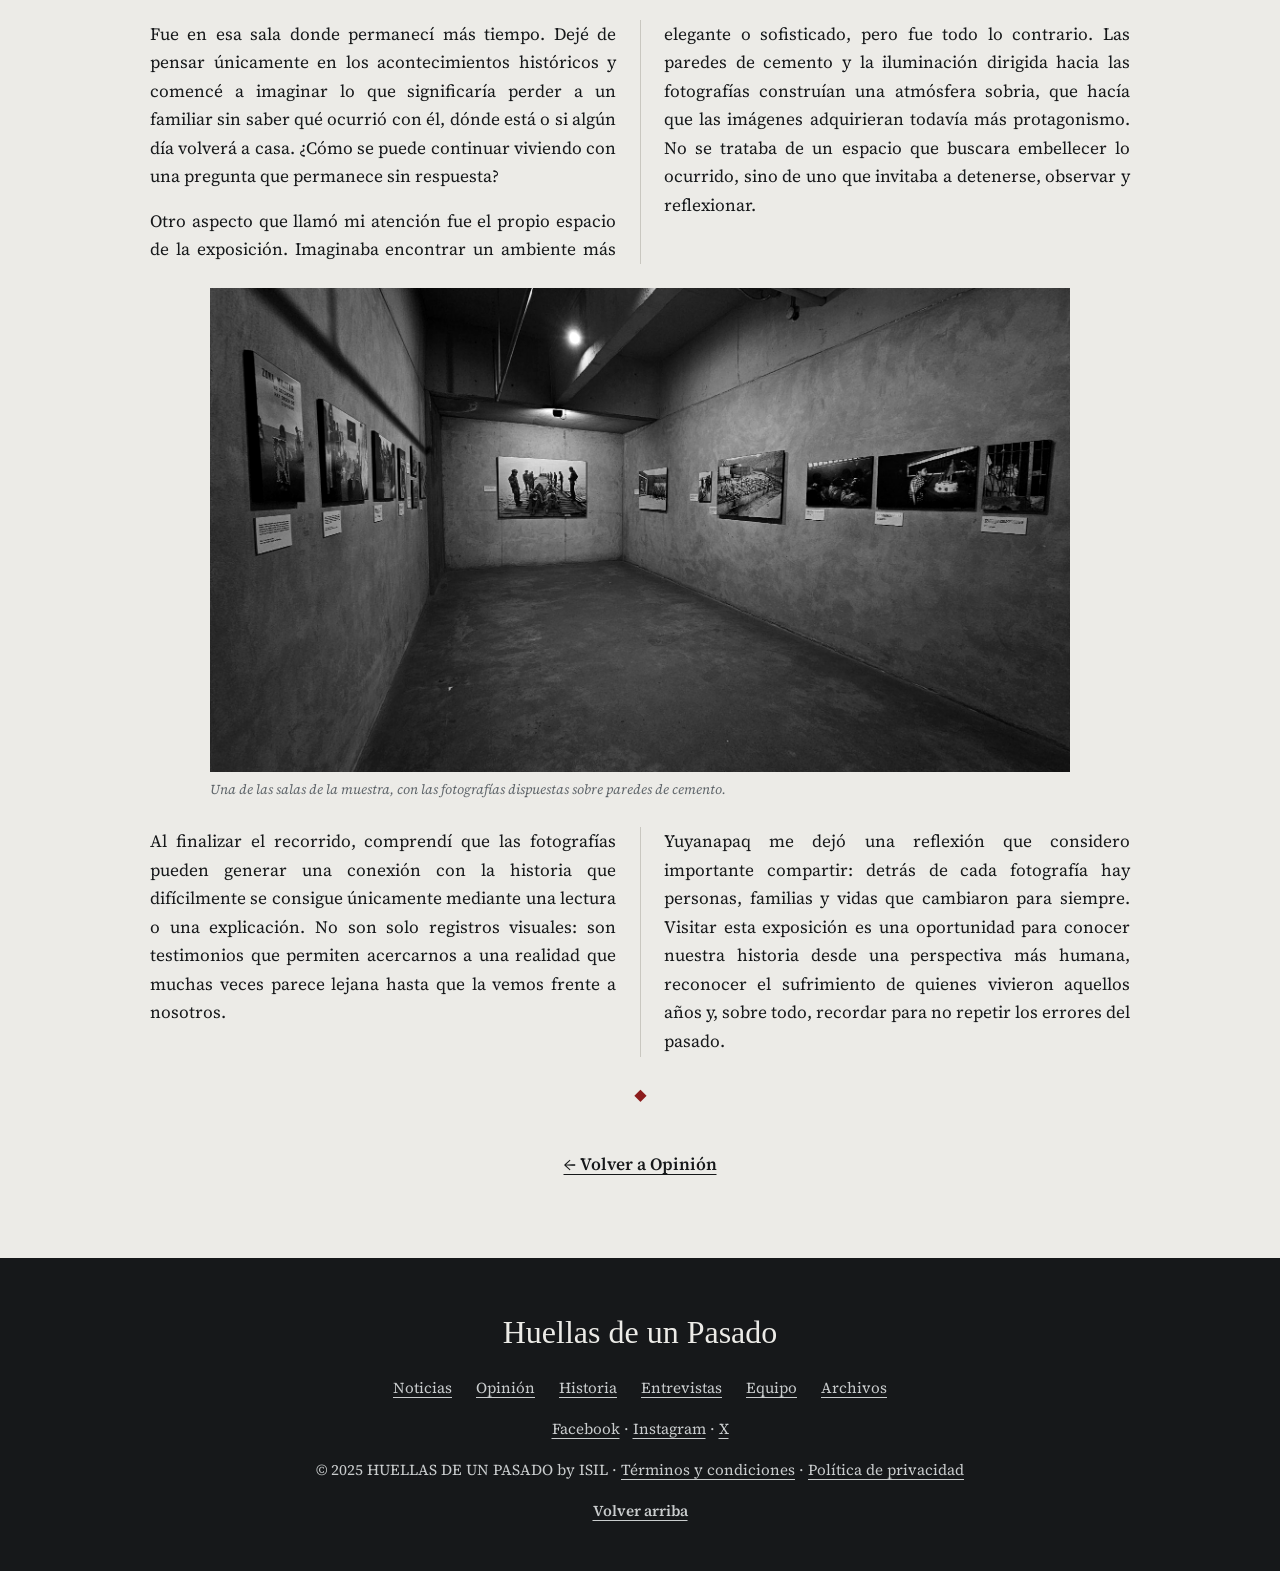
<file: opinion-vivian.html>
<!DOCTYPE html>
<html lang="es">
<head>
<meta charset="UTF-8">
<meta name="viewport" content="width=device-width, initial-scale=1">
<title>Mirar el pasado para no olvidarlo · Huellas de un Pasado</title>
<meta name="description" content="Periódico digital inspirado en la muestra Yuyanapaq.">
<link rel="preconnect" href="https://fonts.googleapis.com">
<link rel="preconnect" href="https://fonts.gstatic.com" crossorigin>
<link href="https://fonts.googleapis.com/css2?family=Old+Standard+TT:ital,wght@0,400;0,700;1,400&family=Source+Serif+4:ital,opsz,wght@0,8..60,400;0,8..60,600;1,8..60,400&display=swap" rel="stylesheet">
<link rel="stylesheet" href="styles.css">
</head>
<body>
<header class="cabecera compacta" id="inicio">
  <div class="linea-sup"><span>Edición N.º 1</span><span id="fecha">Lima, Perú</span><span>Periódico digital</span></div>
  <h1 class="titulo"><a href="index.html">Huellas de un Pasado</a></h1>
  <p class="lema">Inspirado en la muestra Yuyanapaq, «para recordar»</p>
  <nav class="nav" aria-label="Secciones">
    <a href="index.html#noticias">Noticias</a><a href="index.html#opinion">Opinión</a><a href="index.html#historia">Historia</a><a href="index.html#entrevistas">Entrevistas</a><a href="index.html#equipo">Equipo</a><a href="index.html#archivos">Archivos</a>
  </nav>
</header>
<main>
<section class="bloque">
<article class="articulo"><header class="art-cab"><p class="kicker">Opinión</p><h3>Mirar el pasado para no olvidarlo</h3><p class="subtitulo">Una visita a Yuyanapaq demuestra que la fotografía no solo conserva imágenes del pasado, sino también historias de dolor, pérdida y familiares que todavía buscan respuestas.</p><p class="art-firma"><span>Por Vivian Patilla</span><span>Martes 3 de noviembre de 2026</span></p></header>
<p class="lead">Antes de visitar Yuyanapaq, ya tenía una idea de lo que encontraría. Desde que nos presentaron la exposición, sabía que probablemente sería una experiencia difícil de asimilar. Sin embargo, estar frente a aquellas fotografías fue muy diferente a imaginarlas. Cada imagen mostraba una realidad marcada por la desesperación, el caos y el sufrimiento de personas que, durante los años del conflicto armado interno en el Perú, tuvieron que enfrentar situaciones que ninguna familia debería vivir.</p>
<div class="cuerpo">
<p>Acompañada de mis compañeros de clase y de un guía que nos explicó detalladamente los acontecimientos, comencé un recorrido que terminó siendo mucho más profundo de lo que esperaba. Las fotografías mostraban personas heridas, familias atravesadas por la pérdida de sus seres queridos y niños que habían quedado desamparados. Observar aquellas escenas me hizo intentar ponerme en el lugar de quienes aparecían en ellas. Por momentos, una pregunta se repetía en mi cabeza: ¿qué hubiera pasado si yo hubiera estado en su lugar?</p>
<figure class="fig sensible"><div class="marco"><img src="img/foto-29.jpg" alt="Una campesina acompaña el cuerpo de una familiar víctima del conflicto armado interno. Ayacucho, 13 de febrero de 1983. Foto: Manuel Vilca. Diario La República."></div><figcaption>Una campesina acompaña el cuerpo de una familiar víctima del conflicto armado interno. Ayacucho, 13 de febrero de 1983. Foto: Manuel Vilca. Diario La República.</figcaption></figure>
<p>Entre las imágenes que recuerdo se encontraban una madre reconociendo un cadáver, un sobreviviente de la matanza de Lucanamarca recuperándose en el Hospital Regional de Ayacucho y familiares acompañando a una de las víctimas asesinadas en febrero de 1985 en poblados de la carretera Marginal, en Tingo María. Aunque cada fotografía representaba una historia distinta, todas tenían algo en común: mostraban las consecuencias humanas de una época que dejó profundas heridas en nuestro país.</p>
<figure class="fig v sensible"><div class="marco"><img src="img/foto-30.jpg" alt="Sobreviviente de la matanza de Lucanamarca se recupera en el Hospital Regional de Ayacucho. Huamanga, Ayacucho, 1983. Foto: Víctor Torres."></div><figcaption>Sobreviviente de la matanza de Lucanamarca se recupera en el Hospital Regional de Ayacucho. Huamanga, Ayacucho, 1983. Foto: Víctor Torres.</figcaption></figure>
<p>Sin embargo, hubo un espacio que me impactó especialmente: la sala de testimonios. Allí, las voces de familiares de personas desaparecidas narraban una ausencia que todavía no encuentra respuesta. Escuchar sus testimonios, percibir cómo sus voces se quebraban al recordar a sus seres queridos y sentir la desesperación detrás de sus palabras fue una de las experiencias más difíciles del recorrido.</p>
<figure class="fig"><div class="marco"><img src="img/foto-21.jpg" alt="Sala «Testimonios»: testimonios recogidos en las Audiencias Públicas realizadas por la Comisión de la Verdad y Reconciliación en Ayacucho, Abancay, Junín, Huancavelica, Lima entre abril y setiembre de 2002."></div><figcaption>Sala «Testimonios»: testimonios recogidos en las Audiencias Públicas realizadas por la Comisión de la Verdad y Reconciliación en Ayacucho, Abancay, Junín, Huancavelica, Lima entre abril y setiembre de 2002.</figcaption></figure>
<p>Fue en esa sala donde permanecí más tiempo. Dejé de pensar únicamente en los acontecimientos históricos y comencé a imaginar lo que significaría perder a un familiar sin saber qué ocurrió con él, dónde está o si algún día volverá a casa. ¿Cómo se puede continuar viviendo con una pregunta que permanece sin respuesta?</p>
<p>Otro aspecto que llamó mi atención fue el propio espacio de la exposición. Imaginaba encontrar un ambiente más elegante o sofisticado, pero fue todo lo contrario. Las paredes de cemento y la iluminación dirigida hacia las fotografías construían una atmósfera sobria, que hacía que las imágenes adquirieran todavía más protagonismo. No se trataba de un espacio que buscara embellecer lo ocurrido, sino de uno que invitaba a detenerse, observar y reflexionar.</p>
<figure class="fig"><div class="marco"><img src="img/foto-22.jpg" alt="Una de las salas de la muestra, con las fotografías dispuestas sobre paredes de cemento."></div><figcaption>Una de las salas de la muestra, con las fotografías dispuestas sobre paredes de cemento.</figcaption></figure>
<p>Al finalizar el recorrido, comprendí que las fotografías pueden generar una conexión con la historia que difícilmente se consigue únicamente mediante una lectura o una explicación. No son solo registros visuales: son testimonios que permiten acercarnos a una realidad que muchas veces parece lejana hasta que la vemos frente a nosotros.</p>
<p>Yuyanapaq me dejó una reflexión que considero importante compartir: detrás de cada fotografía hay personas, familias y vidas que cambiaron para siempre. Visitar esta exposición es una oportunidad para conocer nuestra historia desde una perspectiva más humana, reconocer el sufrimiento de quienes vivieron aquellos años y, sobre todo, recordar para no repetir los errores del pasado.</p>
</div><p class="fin">◆</p></article>
<p class="volver"><a href="index.html#opinion">← Volver a Opinión</a></p>
</section>
</main>
<footer class="pie">
  <p class="pie-titulo">Huellas de un Pasado</p>
  <nav><a href="index.html#noticias">Noticias</a><a href="index.html#opinion">Opinión</a><a href="index.html#historia">Historia</a><a href="index.html#entrevistas">Entrevistas</a><a href="index.html#equipo">Equipo</a><a href="index.html#archivos">Archivos</a></nav>
  <p><a href="https://www.facebook.com/PeruPaisDigital/">Facebook</a> · <a href="https://www.instagram.com/lum_oficial">Instagram</a> · <a href="https://x.com/PeruPaisDigital">X</a></p>
  <p class="legal">© 2025 HUELLAS DE UN PASADO by ISIL · <a href="index.html#">Términos y condiciones</a> · <a href="index.html#">Política de privacidad</a></p>
  <a class="subir" href="index.html#inicio">Volver arriba</a>
</footer>
<div class="visor" hidden><button aria-label="Cerrar">×</button><img alt=""><p></p></div>
<script src="script.js"></script>
</body>
</html>
</file>
<file: styles.css>
/* Fragmentos del Pasado — periódico digital */
:root{
  --tinta:#16181a; --papel:#ecebe7; --hoja:#f7f6f3; --gris:#5f656a; --regla:#c9c7c0;
  --rojo:#8c1c1c; --display:"Old Standard TT","Times New Roman",serif; --texto:"Source Serif 4",Georgia,serif;
}
*{box-sizing:border-box;margin:0;padding:0}
html{scroll-behavior:smooth;scroll-padding-top:4rem}
body{font-family:var(--texto);font-size:1.08rem;line-height:1.65;color:var(--tinta);background:var(--papel)}
img{max-width:100%;display:block}
a{color:inherit;text-underline-offset:4px}
:focus-visible{outline:3px solid var(--rojo);outline-offset:3px}
h1,h2,h3{font-family:var(--display);line-height:1.1}

/* Cabecera */
.cabecera{max-width:1240px;margin:0 auto;padding:1.2rem clamp(1rem,3vw,2rem) 0;text-align:center}
.linea-sup{display:flex;justify-content:space-between;gap:1rem;font-size:.9rem;font-style:italic;color:var(--gris);padding-bottom:.6rem;border-bottom:1px solid var(--tinta)}
.titulo{font-size:clamp(2.6rem,9.5vw,8rem);font-weight:700;letter-spacing:-.02em;padding:1.2rem 0 .3rem}
.lema{font-style:italic;color:var(--gris);padding-bottom:1rem}
.nav{display:flex;justify-content:center;flex-wrap:wrap;gap:.3rem clamp(1rem,3vw,2.5rem);border-top:3px double var(--tinta);border-bottom:1px solid var(--tinta);padding:.7rem 0;position:sticky;top:0;background:var(--papel);z-index:10;font-weight:600}
.nav a{text-decoration:none;padding:0 .2rem;border-bottom:2px solid transparent}
.nav a:hover{border-color:var(--rojo);color:var(--rojo)}

/* Secciones */
.bloque{max-width:1240px;margin:0 auto;padding:3rem clamp(1rem,3vw,2rem) 1rem}
.sec-tit{display:flex;justify-content:space-between;align-items:baseline;gap:1rem;border-top:5px solid var(--tinta);border-bottom:1px solid var(--tinta);padding:.4rem 0;margin-bottom:2rem}
.sec-tit h2{font-size:clamp(2rem,4.5vw,3.2rem)}
.sec-tit span{font-style:italic;color:var(--gris)}
.kicker{font-style:italic;font-weight:600;color:var(--rojo);margin-top:.9rem}
.bajada{color:#33383b}
.firma{font-size:.9rem;color:var(--gris);margin-top:.5rem}

/* Fotos: espacios reservados + blanco y negro de archivo */
.foto{position:relative;background:repeating-linear-gradient(135deg,#d9d7d1 0 12px,#e3e1dc 12px 24px);overflow:hidden;cursor:zoom-in;display:flex;align-items:center;justify-content:center}
.foto::before{content:"Foto " attr(data-n);font-size:.9rem;font-style:italic;color:var(--gris)}
.foto img{position:absolute;inset:0;width:100%;height:100%;object-fit:cover;filter:grayscale(1) contrast(1.05);transition:filter .5s,transform .6s}
.foto:hover img{filter:none;transform:scale(1.03)}
.foto.sin-img{cursor:default}.foto.sin-img img{display:none}
.foto figcaption{position:absolute;inset:auto 0 0 0;padding:2rem .9rem .6rem;font-size:.82rem;line-height:1.35;color:#fff;background:linear-gradient(transparent,rgba(0,0,0,.78));opacity:0;transition:opacity .3s}
.foto:not(.sin-img):hover figcaption{opacity:1}
.foto.h{aspect-ratio:3/2}.foto.w{aspect-ratio:16/9}.foto.v{aspect-ratio:3/4}.foto.c{aspect-ratio:1/1}

/* Portada de noticias */
.portada{display:grid;grid-template-columns:2fr 1fr;gap:0}
.principal{padding-right:2rem;border-right:1px solid var(--regla)}
.principal h3{font-size:clamp(2rem,4.2vw,3.4rem);margin:.4rem 0 .8rem;font-weight:700}
.principal .bajada{font-size:1.25rem;max-width:60ch}
.laterales{padding-left:2rem;display:grid;gap:2rem;align-content:start}
.laterales .nota+.nota{border-top:1px solid var(--regla);padding-top:2rem}
.nota h3{font-size:1.5rem;margin:.3rem 0 .4rem}
.fila-notas{display:grid;grid-template-columns:repeat(3,1fr);margin-top:2.5rem;border-top:1px solid var(--tinta);padding-top:2rem}
.fila-notas .nota{padding:0 1.5rem}
.fila-notas .nota:first-child{padding-left:0}
.fila-notas .nota:last-child{padding-right:0}
.fila-notas .nota+.nota{border-left:1px solid var(--regla)}

/* Manifiesto */
.manifiesto{background:var(--tinta);color:var(--papel);margin-top:3rem;padding:clamp(3rem,7vw,6rem) clamp(1rem,3vw,2rem);text-align:center}
.manifiesto p{max-width:62ch;margin:0 auto;opacity:.85}
.manifiesto .lema-grande{font-family:var(--display);font-size:clamp(1.8rem,4.5vw,3.2rem);line-height:1.2;opacity:1;margin-top:1.8rem;font-style:italic;max-width:24ch}

/* Historia */
.historia{display:grid;grid-template-columns:1fr 1.25fr;gap:2.5rem;align-items:start;padding-bottom:3rem;margin-bottom:3rem;border-bottom:1px solid var(--regla)}
.historia:last-child{border:0;margin-bottom:0}
.historia.inversa{grid-template-columns:1.25fr 1fr}
.historia.inversa .foto{order:2}
.hist-txt h3{font-size:clamp(1.7rem,3vw,2.5rem);margin:.3rem 0 1.2rem}
.tab-lista{display:flex;flex-wrap:wrap;gap:.3rem 1.4rem;border-bottom:1px solid var(--tinta);margin-bottom:1.2rem}
.tab-lista button{font:600 1rem var(--texto);background:none;border:0;border-bottom:3px solid transparent;padding:.4rem 0;cursor:pointer;color:var(--gris)}
.tab-lista button[aria-selected=true]{color:var(--tinta);border-color:var(--rojo)}
.panel{columns:2 14rem;column-gap:2rem;column-rule:1px solid var(--regla);text-align:justify;hyphens:auto}
.panel p{margin-bottom:1rem}
.panel[hidden]{display:none}
.capital::first-letter{float:left;font-family:var(--display);font-size:4.4rem;line-height:.8;padding:.35rem .55rem 0 0;font-weight:700;color:var(--rojo)}

/* Entrevistas */
.entrevistas{display:grid;grid-template-columns:repeat(3,1fr);gap:2rem}
.entrevista h3{font-size:1.5rem;margin-top:1rem}
.cargo{font-style:italic;color:var(--gris);font-size:.95rem}
blockquote{font-family:var(--display);font-style:italic;font-size:1.3rem;line-height:1.35;border-top:2px solid var(--rojo);padding-top:.8rem;margin:1rem 0}
.leer{font-weight:600;color:var(--rojo)}

/* Equipo */
.equipo{display:grid;grid-template-columns:repeat(auto-fill,minmax(180px,1fr));gap:2rem}
.persona .foto{cursor:default;border-radius:50%}
.persona .foto figcaption{display:none}
.persona h3{font-size:1.25rem;margin-top:.9rem;text-align:center}
.persona .cargo{text-align:center}

/* Archivos */
.intro-arch{max-width:62ch;margin-bottom:2rem;font-size:1.2rem}
.archivo{columns:4 200px;column-gap:1rem}
.archivo .foto{margin-bottom:1rem;break-inside:avoid;width:100%}
.cierre{text-align:center;font-size:clamp(1.5rem,3vw,2.2rem);max-width:30ch;margin:3rem auto 0;border-top:0;border-bottom:1px solid var(--tinta);padding-bottom:2rem}

/* Pie */
.pie{background:var(--tinta);color:#c9cccd;text-align:center;padding:3rem 1rem;margin-top:4rem;display:grid;gap:1rem;font-size:.95rem}
.pie-titulo{font-family:var(--display);font-size:2rem;color:var(--papel)}
.pie nav{display:flex;justify-content:center;flex-wrap:wrap;gap:1.5rem}
.subir{font-weight:600}

/* Visor */
.visor{position:fixed;inset:0;background:rgba(10,12,13,.95);z-index:50;display:flex;flex-direction:column;align-items:center;justify-content:center;padding:2rem;gap:1rem}
.visor[hidden]{display:none}
.visor img{max-height:82vh;object-fit:contain}
.visor p{color:#ddd;font-size:.95rem;font-style:italic}
.visor button{position:absolute;top:1rem;right:1.5rem;font-size:2.5rem;color:#fff;background:none;border:0;cursor:pointer;line-height:1}

@media (max-width:860px){
  .portada,.historia,.historia.inversa,.entrevistas{grid-template-columns:1fr}
  .principal{padding:0 0 2rem;border:0}
  .laterales{padding:2rem 0 0;border-top:1px solid var(--regla)}
  .fila-notas{grid-template-columns:1fr;gap:2rem}
  .fila-notas .nota{padding:0!important;border:0!important}
  .historia.inversa .foto{order:0}
  .linea-sup span:last-child{display:none}
}
@media (prefers-reduced-motion:reduce){*{transition:none!important;scroll-behavior:auto!important}}

/* Imágenes sensibles: difuminadas hasta que el lector hace clic */
.foto.sensible img,.foto.sensible:hover img{filter:grayscale(1) blur(22px);transform:scale(1.1)}
.foto.sensible::after{content:"Imagen sensible\A Haz clic para verla";white-space:pre;position:absolute;inset:0;display:flex;align-items:center;justify-content:center;text-align:center;color:#fff;font-style:italic;background:rgba(0,0,0,.5);z-index:2}
.foto.sensible figcaption{display:none}

/* Artículo de opinión */
.articulo{max-width:980px;margin:0 auto}
.art-cab{text-align:center;margin-bottom:2rem}
.art-cab h3{font-size:clamp(2rem,5vw,3.6rem);font-weight:700;margin:.4rem auto 1.2rem;max-width:20ch}
.art-firma{display:inline-flex;flex-wrap:wrap;justify-content:center;gap:.3rem 1.5rem;border-top:1px solid var(--tinta);border-bottom:1px solid var(--tinta);padding:.4rem 1.2rem;font-style:italic;color:var(--gris);font-size:.95rem}
.lead{font-size:1.3rem;line-height:1.6;max-width:68ch;margin:0 auto 2rem;text-align:justify;hyphens:auto}
.lead::first-letter{float:left;font-family:var(--display);font-size:5.2rem;line-height:.8;padding:.4rem .6rem 0 0;font-weight:700;color:var(--rojo)}
.articulo>.foto{margin:0 auto 2.5rem}
.cuerpo{columns:2 20rem;column-gap:3rem;column-rule:1px solid var(--regla);text-align:justify;hyphens:auto}
.cuerpo h4{font-family:var(--display);font-size:1.5rem;line-height:1.15;margin:1.4rem 0 .5rem;break-after:avoid;text-align:left}
.cuerpo h4:first-child{margin-top:0}
.cuerpo p{margin-bottom:1rem}
.cuerpo blockquote{column-span:all;text-align:center;font-size:clamp(1.5rem,3vw,2.1rem);max-width:30ch;margin:1.8rem auto;padding:1rem 0;border-top:2px solid var(--rojo);border-bottom:1px solid var(--tinta)}
.fin{text-align:center;color:var(--rojo);margin-top:1.5rem}
.nota h3 a{text-decoration:none}.nota h3 a:hover{color:var(--rojo)}

/* Portada de Opinión */
.op-grid{display:grid;grid-template-columns:repeat(2,1fr);gap:2.5rem 2.5rem}
.nota.op{border-top:1px solid var(--tinta);padding-top:1.2rem}
.tarjeta-img{display:block;aspect-ratio:3/2;overflow:hidden;background:#d9d7d1}
.tarjeta-img img{width:100%;height:100%;object-fit:cover;object-position:center 25%;filter:grayscale(1) contrast(1.05);transition:filter .5s,transform .6s}
.tarjeta-img:hover img{filter:none;transform:scale(1.03)}
.nota.op h3{font-size:1.7rem}
.nota h3 a{text-decoration:none}.nota h3 a:hover{color:var(--rojo)}
.leer{font-weight:600;color:var(--rojo)}

/* Subpáginas de artículos */
.cabecera.compacta .titulo{font-size:clamp(2rem,6vw,4rem);padding-top:.8rem}
.titulo a{text-decoration:none}
.cabecera.compacta .lema{display:none}
.subtitulo{font-style:italic;font-size:1.25rem;color:var(--gris);max-width:55ch;margin:0 auto 1.2rem}
.volver{text-align:center;margin-top:2.5rem;font-weight:600}
.cierre-art{max-width:34ch;margin:2.5rem auto;text-align:center;font-size:clamp(1.4rem,3vw,2rem);border-top:2px solid var(--rojo);border-bottom:1px solid var(--tinta);padding:1.2rem 0}

/* Figuras de artículo */
.fig{margin:1.8rem auto;max-width:860px;column-span:all;break-inside:avoid;cursor:zoom-in}
.fig.v{max-width:360px}
.fig .marco{position:relative;overflow:hidden;background:#d9d7d1}
.fig img{width:100%;height:auto;display:block;filter:grayscale(1) contrast(1.05);transition:filter .5s,transform .6s}
.fig:hover img{filter:none}
.fig figcaption{font-size:.85rem;font-style:italic;color:var(--gris);line-height:1.4;margin-top:.5rem;text-align:left;hyphens:none}
.fig.sensible{cursor:pointer}
.fig.sensible img,.fig.sensible:hover img{filter:grayscale(1) blur(22px);transform:scale(1.1)}
.fig.sensible .marco::after{content:"Imagen sensible\A Haz clic para verla";white-space:pre;position:absolute;inset:0;display:flex;align-items:center;justify-content:center;text-align:center;color:#fff;font-style:italic;background:rgba(0,0,0,.5)}
.par{column-span:all;display:grid;grid-template-columns:1fr 1fr;gap:1.5rem;margin:1.8rem 0}
.par .fig{margin:0;max-width:none}
.cuerpo .fig{margin-top:1.5rem}

/* Serie fotográfica y fichas */
.serie-tit{margin-top:3.5rem}
.serie{display:grid;grid-template-columns:repeat(auto-fill,minmax(300px,1fr));gap:2.5rem 2rem;align-items:start}
.item-serie .fig{margin:0 0 .6rem;max-width:none}
.item-serie details{border-top:1px solid var(--tinta);font-size:.9rem}
.item-serie summary{cursor:pointer;font-weight:600;padding:.5rem 0;color:var(--rojo)}
.item-serie table{border-collapse:collapse;width:100%;margin-bottom:.5rem}
.item-serie th,.item-serie td{text-align:left;vertical-align:top;padding:.35rem .5rem .35rem 0;border-bottom:1px solid var(--regla);line-height:1.4}
.item-serie th{width:34%;font-weight:600}

@media (max-width:860px){.op-grid{grid-template-columns:1fr}.par{grid-template-columns:1fr}}
</file>
